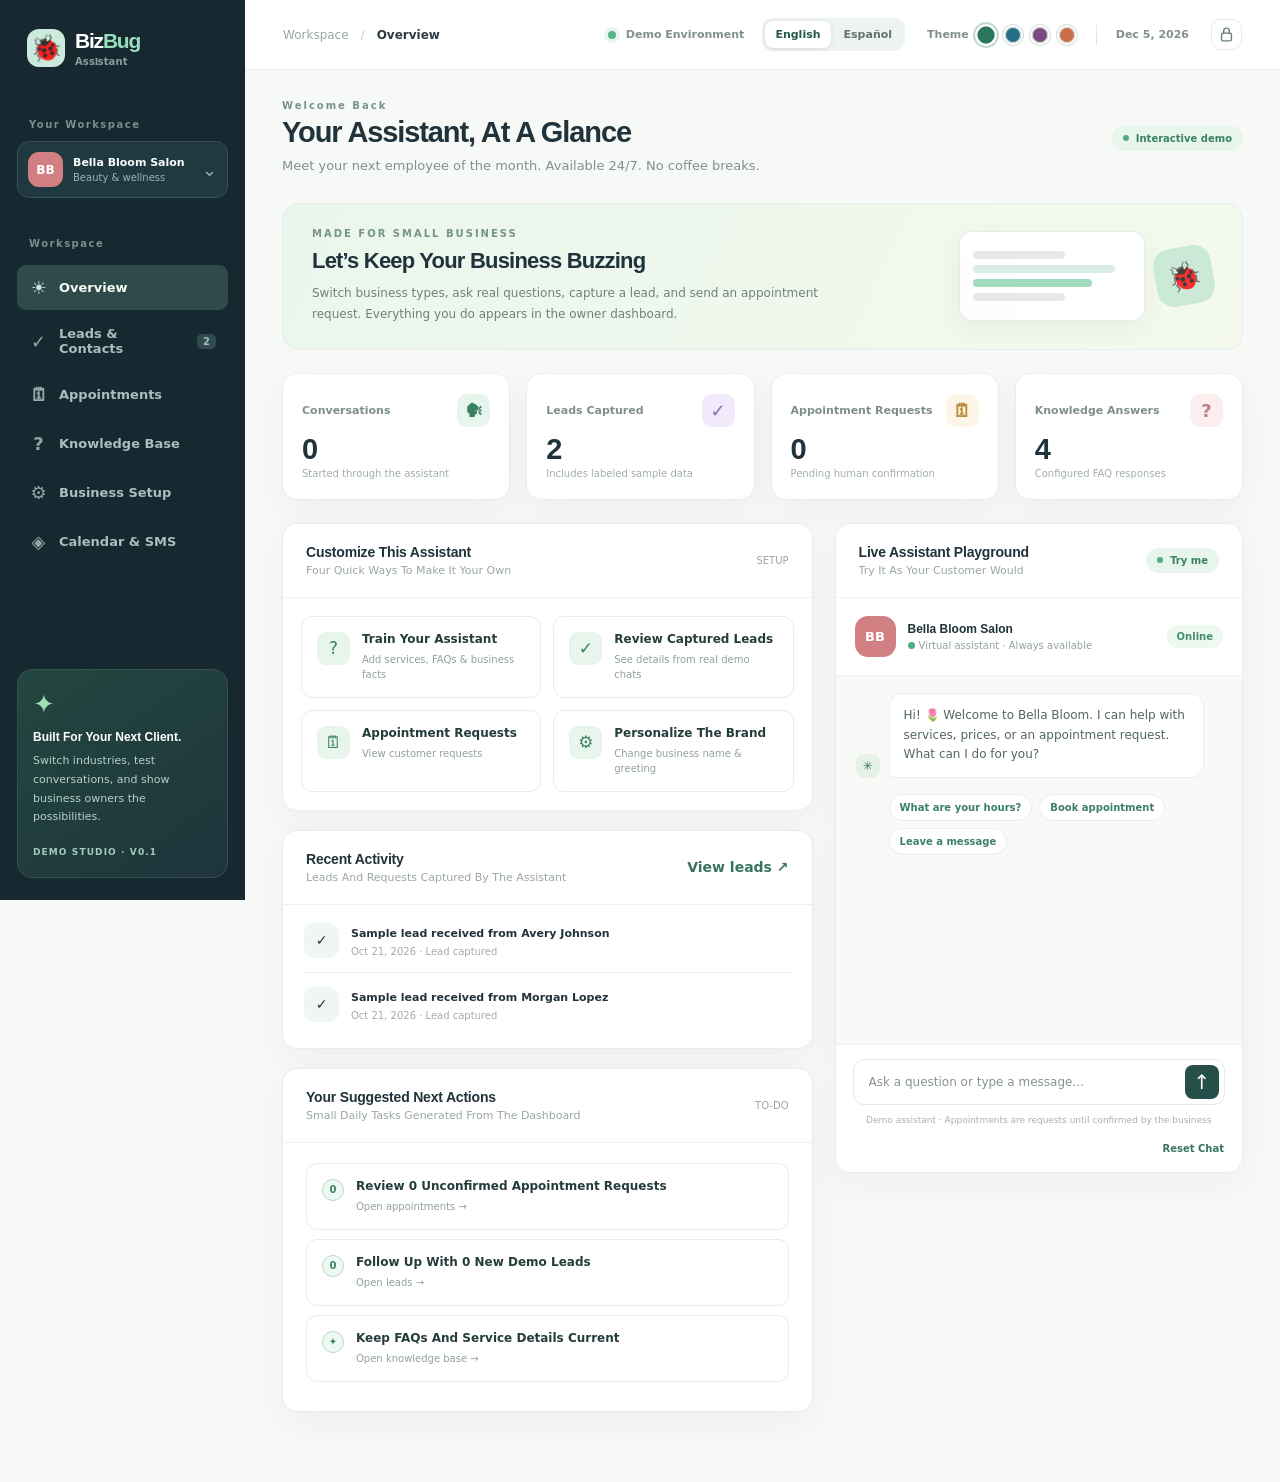
<file: index.html>
<!doctype html>
<html lang="en"><head><meta charset="utf-8"><meta name="viewport" content="width=device-width,initial-scale=1"><meta name="theme-color" content="#13252c"><meta name="description" content="BizBug: an interactive small-business assistant and demo."><title>BizBug · Assistant</title><style>

:root{--ink:#20323a;--muted:#7d8b90;--border:#e8edeb;--canvas:#f7f9f7;--mint:#e7f5ed;--green:#2a765d;--accent:#d17f83;--shadow:0 12px 36px rgba(29,52,59,.045)}*{box-sizing:border-box}html,body{height:100%;margin:0}body{font-family:'DM Sans',ui-sans-serif,system-ui,-apple-system,sans-serif;color:var(--ink);background:var(--canvas);font-size:14px}button,input,textarea,select{font:inherit}button{cursor:pointer}button:disabled{opacity:.55;cursor:not-allowed}button:focus-visible,input:focus-visible,textarea:focus-visible,select:focus-visible{outline:3px solid #8dc5b3;outline-offset:2px}
body[data-theme='fern']{--ink:#20323a;--muted:#7d8b90;--border:#e8edeb;--canvas:#f7f9f7;--mint:#e7f5ed;--green:#2a765d;--accent:#d17f83;--theme-sidebar:#162930;--theme-sidebar-2:#203840;--theme-sidebar-active:#2e4a4b;--theme-sidebar-card-1:#244640;--theme-sidebar-card-2:#1d343b;--theme-brand-soft:#ccebdc;--theme-brand-ink:#286850;--theme-button:#254f48;--theme-button-hover:#366b60;--theme-live-bg:#eaf8f0;--theme-live-ink:#45866e;--theme-ring:#8dc5b3;--theme-nav:#a8bfbd;--theme-topbar:#ffffff;--theme-panel:#ffffff}
body[data-theme='ocean']{--ink:#1d3340;--muted:#71828d;--border:#dde9ee;--canvas:#f4f9fb;--mint:#e6f2f6;--green:#266e87;--accent:#68a8c7;--theme-sidebar:#102733;--theme-sidebar-2:#173848;--theme-sidebar-active:#245268;--theme-sidebar-card-1:#1b4255;--theme-sidebar-card-2:#163646;--theme-brand-soft:#d2edf7;--theme-brand-ink:#1d6e8b;--theme-button:#23627c;--theme-button-hover:#2d7898;--theme-live-bg:#e5f4fb;--theme-live-ink:#2d718e;--theme-ring:#9ccfe3;--theme-nav:#b1cad6;--theme-topbar:#ffffff;--theme-panel:#ffffff}
body[data-theme='plum']{--ink:#31263c;--muted:#81758a;--border:#ece2f0;--canvas:#faf7fb;--mint:#f3eaf6;--green:#7b4a7e;--accent:#c98fb6;--theme-sidebar:#24162b;--theme-sidebar-2:#33203d;--theme-sidebar-active:#4b3158;--theme-sidebar-card-1:#4a2f54;--theme-sidebar-card-2:#35203e;--theme-brand-soft:#f0dff1;--theme-brand-ink:#7a4a80;--theme-button:#74487a;--theme-button-hover:#8a5890;--theme-live-bg:#f6ecf8;--theme-live-ink:#7f4f86;--theme-ring:#d8b4dc;--theme-nav:#d0bfd6;--theme-topbar:#ffffff;--theme-panel:#ffffff}
body[data-theme='sunset']{--ink:#3a2d28;--muted:#8a7c74;--border:#f0e3da;--canvas:#fff8f4;--mint:#fff0ea;--green:#c96f4a;--accent:#e2a15f;--theme-sidebar:#2f1f1a;--theme-sidebar-2:#452b24;--theme-sidebar-active:#5c3a31;--theme-sidebar-card-1:#5a382d;--theme-sidebar-card-2:#3f2821;--theme-brand-soft:#fde3d5;--theme-brand-ink:#b85a2f;--theme-button:#bb6742;--theme-button-hover:#cf7a56;--theme-live-bg:#fff0e7;--theme-live-ink:#b2613d;--theme-ring:#efc2aa;--theme-nav:#d7c1b6;--theme-topbar:#fffdfc;--theme-panel:#ffffff}
button:focus-visible,input:focus-visible,textarea:focus-visible,select:focus-visible{outline:3px solid var(--theme-ring,#8dc5b3);outline-offset:2px}
.sidebar{background:var(--theme-sidebar,#162930)}
.workspace-picker{background:var(--theme-sidebar-2,#203840)}
.workspace-avatar,.business-icon{background:var(--accent)}
.nav-link{color:var(--theme-nav,#a8bfbd)}
.nav-link:hover{background:var(--theme-sidebar-2,#203940);color:#fff}
.nav-link.active{background:var(--theme-sidebar-active,#2e4a4b);color:#f5fdf8}
.nav-count{background:color-mix(in srgb, var(--theme-sidebar-active,#304c50) 88%, white)}
.sidebar-footer{border-color:color-mix(in srgb, var(--theme-sidebar-active,#35514f) 88%, white);background:linear-gradient(145deg,var(--theme-sidebar-card-1,#244640),var(--theme-sidebar-card-2,#1d343b))}
.brand-icon{background:var(--theme-brand-soft,#ccebdc);color:var(--theme-brand-ink,#286850)}
.assistant-i{font-family:Georgia,'Times New Roman',serif;font-weight:800;letter-spacing:0}
.topbar{background:var(--theme-topbar,#fff)}
.primary-btn{background:var(--theme-button,#254f48)}
.primary-btn:hover{background:var(--theme-button-hover,#366b60)}
.secondary-btn{color:var(--theme-button,#365a53)}
.live-label{background:var(--theme-live-bg,#eaf8f0);color:var(--theme-live-ink,#45866e)}
.theme-switcher{display:flex;align-items:center;gap:7px;margin-left:12px}
.theme-label{font-size:11px;color:#80918d;font-weight:700}
.theme-dot{width:20px;height:20px;border-radius:999px;border:2px solid #fff;box-shadow:0 0 0 1px #d6e1dc inset, 0 0 0 1px #d6e1dc;background:var(--sw,#2a765d);padding:0}
.theme-dot[data-theme-set='fern']{--sw:#2a765d}.theme-dot[data-theme-set='ocean']{--sw:#266e87}.theme-dot[data-theme-set='plum']{--sw:#7b4a7e}.theme-dot[data-theme-set='sunset']{--sw:#c96f4a}
.theme-dot.active{transform:scale(1.08);box-shadow:0 0 0 2px color-mix(in srgb, var(--sw,#2a765d) 28%, white), 0 0 0 1px color-mix(in srgb, var(--sw,#2a765d) 85%, black)}
.theme-card{display:flex;gap:10px;flex-wrap:wrap;margin-top:10px}.theme-pill{display:flex;align-items:center;gap:8px;border:1px solid var(--border);background:#fff;border-radius:999px;padding:9px 12px;cursor:pointer;color:var(--ink)}.theme-pill.active{border-color:var(--green);background:var(--mint)}.theme-pill-swatch{width:16px;height:16px;border-radius:999px;background:var(--sw,#2a765d);box-shadow:inset 0 0 0 1px rgba(0,0,0,.08)}
@media (max-width:1100px){.theme-label{display:none}}
.hidden{display:none!important}.shell{display:flex;min-height:100vh}.sidebar{width:245px;flex-shrink:0;background:#162930;color:#c5d6d4;display:flex;flex-direction:column;padding:29px 17px 22px;position:sticky;top:0;height:100vh;z-index:4}.brand{display:flex;gap:10px;align-items:center;text-decoration:none;color:white;padding:0 10px}.brand-icon{display:grid;place-items:center;background:#ccebdc;color:#286850;width:38px;height:38px;border-radius:12px;font-size:26px;font-weight:800}.brand b{font-family:Manrope,sans-serif;font-size:21px;letter-spacing:-1.2px;line-height:1.1}.brand-ai{color:#9addbc}.brand small{font-size:8px;font-weight:800;letter-spacing:1.9px;display:block;color:#879f9f;margin-top:4px}.workspace-label,.nav-label{font-size:10px;letter-spacing:1.5px;color:#75918f;font-weight:800;padding:0 12px}.workspace-label{margin-top:52px;margin-bottom:11px}.workspace-picker{position:relative;width:100%;border:1px solid #385159;border-radius:12px;background:#203840;padding:10px;display:flex;align-items:center;gap:10px;text-align:left;color:white}.workspace-avatar,.business-icon{display:grid;place-items:center;background:var(--accent);color:white;border-radius:11px;font-weight:800;flex-shrink:0}.workspace-avatar{width:35px;height:35px;font-size:12px}.workspace-data{min-width:0;flex:1}.workspace-data b{font-size:11px;display:block;white-space:nowrap;overflow:hidden;text-overflow:ellipsis}.workspace-data small{font-size:10px;display:block;color:#9db3b6;margin-top:3px}.chev{font-size:18px;color:#94aeb0}.workspace-menu{position:absolute;left:17px;right:17px;top:195px;background:white;border:1px solid #dde6e1;border-radius:13px;box-shadow:0 24px 55px #061a2059;z-index:10;color:#213038;padding:8px}.workspace-option{width:100%;display:flex;align-items:center;text-align:left;gap:9px;border:0;padding:10px;border-radius:8px;background:none;color:inherit}.workspace-option:hover{background:#f1f5f3}.workspace-option .business-icon{width:32px;height:32px;font-size:11px}.workspace-option span b,.workspace-option span small{display:block}.workspace-option span b{font-size:12px}.workspace-option span small{font-size:10px;color:#849293;margin-top:3px}.nav-label{margin-top:40px;margin-bottom:16px}nav{display:flex;flex-direction:column;gap:4px}.nav-link{background:transparent;color:#a8bfbd;border:0;display:flex;align-items:center;gap:11px;padding:12px;border-radius:9px;font-weight:600;font-size:13px;text-align:left}.nav-link:hover{background:#203940;color:#fff}.nav-link.active{background:#2e4a4b;color:#f5fdf8}.nav-glyph{font-size:18px;width:19px;text-align:center;opacity:.85}.nav-count{margin-left:auto;border-radius:5px;background:#304c50;padding:2px 6px;font-size:10px}.sidebar-footer{margin-top:auto;border:1px solid #35514f;border-radius:15px;background:linear-gradient(145deg,#244640,#1d343b);padding:19px 15px}.sidebar-sparkle{font-size:26px;color:#a1dfaf;margin-bottom:9px}.sidebar-footer b{color:white;font-family:Manrope,sans-serif;font-size:12px}.sidebar-footer p{font-size:11px;line-height:1.7;color:#b6d1c7;margin:8px 0 15px}.footer-version{font-size:9px;color:#a5cbba;letter-spacing:1.1px;font-weight:700}.main{min-width:0;flex:1}.topbar{height:70px;display:flex;align-items:center;justify-content:space-between;background:white;border-bottom:1px solid var(--border);padding:0 38px}.crumb{color:#98a7a5;font-size:12px;display:flex;gap:12px}.crumb b{color:#2d3b43}.sep{color:#c9d1d0}.top-right{display:flex;align-items:center;gap:10px;color:#80918d;font-size:11px;font-weight:600}.status-pip{background:#58b58c;border-radius:50%;height:8px;width:8px;box-shadow:0 0 0 4px #e7f7eb}.top-divider{height:20px;width:1px;background:#e1e7e4;margin:0 9px}.icon-button{border:1px solid #e7ebe8;background:white;border-radius:9px;color:#688079;width:31px;height:31px;margin-left:12px}.page-content{max-width:1540px;margin:auto;padding:30px 37px 70px}.loading-content{padding:70px;color:#84938f}.eyebrow{color:#77948b;letter-spacing:2px;text-transform:uppercase;font-size:10px;font-weight:800}.page-title{font-size:29px;margin:5px 0 7px;letter-spacing:-1.1px;font-family:Manrope,sans-serif;font-weight:800}.page-subtitle{color:#81908e;font-size:13px;line-height:1.6;margin:0}.page-heading{display:flex;justify-content:space-between;gap:20px;align-items:center;margin-bottom:26px}.primary-btn{border:0;background:#254f48;color:white;border-radius:9px;min-height:40px;padding:0 17px;font-size:12px;font-weight:800;transition:background .2s}.primary-btn:hover{background:#366b60}.secondary-btn{border:1px solid #dfe8e3;background:white;color:#365a53;border-radius:9px;min-height:37px;padding:0 14px;font-size:12px;font-weight:700}.secondary-btn:hover{background:#f1f7f4}.small-btn{min-height:31px;padding:0 12px;font-size:11px}.inline-btn{background:none;border:0;color:#387360;font-weight:800;padding:4px 0}.live-label{display:inline-flex;gap:7px;align-items:center;font-size:10px;font-weight:800;background:#eaf8f0;color:#45866e;border-radius:30px;padding:7px 11px}.live-label:before{content:'';width:6px;height:6px;background:#54ad7c;border-radius:50%}.top-hero{display:flex;justify-content:space-between;align-items:center;gap:28px;background:linear-gradient(115deg,#eaf6ed,#f2f7ee 50%,#f7f5ec);border:1px solid #e1eae1;border-radius:17px;padding:24px 29px;margin-bottom:23px;overflow:hidden;position:relative}.top-hero .hero-text{max-width:520px;z-index:1}.top-hero h2{margin:9px 0;font-family:Manrope,sans-serif;font-size:22px;letter-spacing:-.8px}.top-hero p{font-size:12px;line-height:1.75;color:#6f817b;margin:0}.hero-art{display:flex;align-items:center;gap:10px;opacity:.92}.art-chat{background:#fff;padding:13px;border-radius:13px;border:1px solid #dfede6;box-shadow:0 8px 24px #315b4110;width:186px}.art-bubble{height:8px;background:#d8ede4;width:90%;border-radius:5px;margin:6px 0}.art-bubble.short{width:58%;background:#e6e9eb}.art-bubble.answer{background:#9cd8b8;width:75%}.art-circle{width:58px;height:58px;border-radius:17px;background:#c7e8d4;display:grid;place-items:center;font-size:28px;color:#41775b;transform:rotate(-10deg)}.stats-grid{display:grid;grid-template-columns:repeat(4,1fr);gap:16px;margin-bottom:23px}.metric-card,.panel{background:#fff;border:1px solid var(--border);box-shadow:var(--shadow);border-radius:15px}.metric-card{padding:20px 19px}.metric-top{display:flex;align-items:center;justify-content:space-between;color:#7e8f8b;font-size:11px;font-weight:700}.metric-icon{width:33px;height:33px;border-radius:10px;display:grid;place-items:center;background:#e8f5ed;color:#3c8064;font-size:18px}.metric-icon.lilac{background:#f0eafa;color:#8370af}.metric-icon.cream{background:#fdf5e6;color:#ba8f42}.metric-icon.pink{background:#faeeee;color:#be808a}.metric-value{font-family:Manrope,sans-serif;font-size:29px;font-weight:800;letter-spacing:-1px;margin:6px 0 2px}.metric-caption{color:#a0aea9;font-size:10px}.main-grid{display:grid;grid-template-columns:minmax(0,1.13fr) minmax(360px,.87fr);gap:22px;align-items:start}.panel-titlebar{display:flex;align-items:center;justify-content:space-between;padding:20px 23px;border-bottom:1px solid #edf0ee;gap:14px}.panel-titlebar h3{font-family:Manrope,sans-serif;font-size:14px;margin:0;letter-spacing:-.2px}.panel-titlebar p{margin:4px 0 0;color:#9aa7a2;font-size:11px}.action-grid{display:grid;grid-template-columns:1fr 1fr;gap:12px;padding:18px}.action-card{border:1px solid #e7ede9;border-radius:11px;background:#fff;padding:15px;text-align:left;display:flex;gap:12px;align-items:flex-start;color:#243d3b}.action-card:hover{border-color:#a9d6c0;background:#fbfffc}.action-icon{width:33px;height:33px;border-radius:9px;display:grid;place-items:center;background:#edf7f1;font-size:17px;flex-shrink:0}.action-card b{font-size:12px;display:block}.action-card small{display:block;color:#90a19b;font-size:10px;line-height:1.5;margin-top:6px}.activity-list{padding:4px 20px 12px}.activity{display:flex;gap:12px;padding:14px 1px;border-bottom:1px solid #f2f3f1}.activity:last-child{border-bottom:0}.activity-symbol{background:#f0f7f2;border-radius:10px;width:35px;height:35px;display:grid;place-items:center;flex-shrink:0}.activity-details{flex:1;min-width:0}.activity-details b{display:block;font-size:11px;margin-top:3px;line-height:1.5}.activity-details small{display:block;font-size:10px;color:#a0aca8;margin-top:4px}.section-space{height:19px}.panel-body{padding:20px 23px}.guide-line{display:flex;gap:11px;padding:10px 0;align-items:flex-start;font-size:11px;color:#788b83;line-height:1.5}.guide-dot{border:1px solid #b7d8c6;background:#eff9f3;color:#398462;border-radius:50%;width:22px;height:22px;flex-shrink:0;display:grid;place-items:center;font-size:10px;font-weight:800}.chat-panel{overflow:hidden}.chat-meta{display:flex;gap:7px;align-items:center;color:#93a19d;font-size:10px}.chat-header{padding:18px 19px;display:flex;align-items:center;gap:12px;background:#fff}.chat-avatar{height:41px;width:41px;border-radius:13px;background:var(--accent);display:grid;place-items:center;color:white;font-weight:800;font-size:13px;flex-shrink:0}.chat-header strong{font-family:Manrope,sans-serif;display:block;font-size:12px}.chat-header small{display:block;color:#93a29f;font-size:10px;margin-top:4px}.online-pip{width:7px;height:7px;border-radius:50%;background:#4caf80;display:inline-block;margin-right:4px}.chat-status{margin-left:auto;background:#edf8f1;color:#448d6d;border-radius:20px;font-size:10px;padding:6px 10px;font-weight:700}.chat-surface{background:#f9faf8;padding:17px 20px 10px;height:370px;overflow-y:auto;border-top:1px solid #f1f2f0;border-bottom:1px solid #eef0ee}.msg-row{display:flex;gap:9px;margin-bottom:16px;align-items:flex-end}.msg-row.user{justify-content:flex-end}.msg-avatar{width:24px;height:24px;background:#e5f0e7;color:#38745c;border-radius:8px;display:grid;place-items:center;flex-shrink:0;font-size:12px}.bubble{padding:12px 14px;border-radius:13px 13px 13px 3px;background:white;border:1px solid #e9eeea;color:#526660;font-size:12px;line-height:1.65;max-width:86%;overflow-wrap:anywhere}.msg-row.user .bubble{background:#2d5950;color:white;border-color:#2d5950;border-radius:13px 13px 3px 13px}.chat-options{display:flex;flex-wrap:wrap;gap:7px;margin:0 0 13px 33px}.quick-chip{border:1px solid #cfdfd8;background:#fff;color:#3f7b64;border-radius:20px;padding:7px 10px;font-size:10px;font-weight:800;text-align:left}.quick-chip:hover{background:#e8f5ec}.chat-compose{padding:14px 17px;background:#fff}.compose-wrap{display:flex;border:1px solid #e1eae4;background:#fff;border-radius:11px;padding:5px 5px 5px 13px;align-items:center;gap:9px}.compose-wrap input{border:0;outline:none!important;flex:1;min-width:0;font-size:12px;color:#243c38;height:34px}.send-btn{width:34px;height:34px;border:0;background:#2e6254;color:#fff;border-radius:8px;font-size:20px}.chat-disclaimer{font-size:9px;color:#a7b1ac;text-align:center;margin-top:10px}.chat-controls{display:flex;align-items:center;justify-content:space-between;padding:0 18px 14px;color:#90a39c;font-size:10px}.chat-controls button{font-size:10px}.empty{padding:30px;color:#91a19a;text-align:center;font-size:12px}.data-table{width:100%;border-collapse:collapse;font-size:12px}.data-table th{text-transform:uppercase;color:#93a39b;letter-spacing:1px;font-size:10px;font-weight:800;text-align:left;padding:14px 20px;border-bottom:1px solid #ebf0ed}.data-table td{border-bottom:1px solid #edf2ef;padding:16px 20px;color:#4f635e;vertical-align:middle}.data-table tr:last-child td{border-bottom:0}.data-table td b{color:#253d39;display:block}.data-table td small{display:block;margin-top:5px;color:#a0aca7}.pill{display:inline-block;background:#f2f5ef;color:#7e9185;padding:5px 9px;border-radius:12px;font-size:10px;font-weight:800;white-space:nowrap}.pill.new{background:#eaf7ed;color:#52906b}.pill.pending{background:#fff5e7;color:#a67d3b}.table-overflow{overflow:auto}.two-col-form{display:grid;grid-template-columns:1fr 1fr;gap:16px}.field{display:flex;flex-direction:column;gap:7px;margin-bottom:17px}.field label{font-size:11px;font-weight:800;color:#5e716b}.field input,.field textarea,.field select{width:100%;border:1px solid #e0e8e3;border-radius:9px;padding:11px 12px;background:white;color:#283c38;font-size:12px;outline:none}.field textarea{resize:vertical;min-height:100px;line-height:1.6}.field input:focus,.field textarea:focus{border-color:#87b9a0;box-shadow:0 0 0 3px #e8f5ec}.info-strip{padding:13px 15px;background:#f0f7f2;border:1px solid #dcebe0;border-radius:11px;color:#587d67;font-size:11px;line-height:1.55;margin-bottom:18px}.info-strip.warning{background:#fff8ef;border-color:#f1e4ce;color:#987443}.faq-card{padding:20px 22px;border-bottom:1px solid #edf1ed}.faq-card:last-child{border-bottom:0}.faq-card b{font-size:12px}.faq-card p{color:#71867d;font-size:12px;line-height:1.7;margin:9px 0}.faq-card small{color:#a7b4aa}.knowledge-grid{display:grid;grid-template-columns:1fr .75fr;gap:20px}.code-snippet{background:#182e33;color:#b4e2ca;padding:17px;border-radius:11px;overflow:auto;white-space:pre;font-size:11px;line-height:1.7}.preview-note{display:flex;align-items:center;gap:9px;background:#fff7e7;color:#a47731;padding:12px 14px;font-size:11px;border:1px solid #f1e8d4;border-radius:9px;margin-top:15px}.modal-backdrop{position:fixed;inset:0;background:#112c31a9;display:grid;place-items:center;z-index:20;padding:20px}.modal{width:min(560px,100%);border-radius:17px;background:white;box-shadow:0 30px 100px #122b3652;max-height:90vh;overflow:auto}.modal h3{font-family:Manrope,sans-serif;font-size:20px;margin:0}.modal-header{display:flex;align-items:center;justify-content:space-between;padding:24px 24px 13px}.modal-close{background:#f3f6f4;border:0;border-radius:7px;width:29px;height:29px}.modal-body{padding:0 24px 24px}.modal-buttons{display:flex;justify-content:flex-end;gap:10px;margin-top:8px}.toast{position:fixed;bottom:24px;right:25px;z-index:50;background:#203f3c;color:white;border-radius:10px;box-shadow:0 16px 40px #17302944;padding:13px 18px;font-size:12px;font-weight:600;display:none;max-width:360px}.toast.show{display:block}.mono{font-family:ui-monospace,SFMono-Regular,Menlo,monospace}.tab-strip{display:flex;gap:8px;flex-wrap:wrap}.micro{color:#97a6a0;font-size:10px}.column-stack{display:flex;flex-direction:column;gap:19px}@media(max-width:1180px){.stats-grid{grid-template-columns:repeat(2,1fr)}.main-grid{grid-template-columns:1fr}.chat-panel{max-width:700px}.hero-art{display:none}}@media(max-width:800px){.sidebar{width:70px;padding:22px 9px}.brand{padding:0;justify-content:center}.brand>div:last-child,.workspace-label,.workspace-picker .workspace-data,.workspace-picker .chev,.nav-label,.nav-link:not(.active) .nav-count,.sidebar-footer,.nav-link{font-size:0}.workspace-picker{padding:8px;justify-content:center;margin-top:33px}.nav-link{justify-content:center;padding:13px}.nav-glyph{font-size:20px}.sidebar nav{margin-top:26px}.workspace-menu{left:60px;right:auto;top:85px;width:215px}.topbar{padding:0 20px}.page-content{padding:25px 20px}.top-right #today-date,.top-divider{display:none}}@media(max-width:560px){.sidebar{width:53px;padding:17px 5px}.brand-icon{width:32px;height:32px;font-size:21px}.workspace-avatar{width:30px;height:30px}.workspace-picker{padding:5px}.page-content{padding:22px 13px}.topbar{height:56px;padding:0 13px}.top-right{font-size:10px}.page-title{font-size:23px}.page-heading{align-items:flex-start;flex-wrap:wrap}.stats-grid{gap:9px}.metric-card{padding:14px 12px}.metric-value{font-size:23px}.top-hero{padding:20px}.top-hero h2{font-size:18px}.action-grid{grid-template-columns:1fr}.two-col-form,.knowledge-grid{grid-template-columns:1fr}.panel-titlebar{padding:16px}.data-table td,.data-table th{padding:12px}.chat-surface{height:340px}.sidebar nav{gap:7px}}

/* Compact, icon-only navigation on phones. */
@media(max-width:800px){
 .sidebar .brand>div:last-child,.sidebar .workspace-data,.sidebar .chev,.sidebar .workspace-label,.sidebar .nav-label,.sidebar .sidebar-footer{display:none}
 .sidebar .workspace-picker{margin-top:45px}
 .sidebar nav{margin-top:29px}
 .sidebar .nav-link{font-size:0;line-height:1}
 .sidebar .nav-link .nav-glyph{font-size:20px}
}
@media(max-width:560px){
 .top-right>span:not(.status-pip){display:none}
 .top-right .icon-button{margin-left:4px}
 .topbar .crumb{font-size:11px;gap:6px}
}

/* BizBug subtitle: distinct slab-serif capital I, visually joined to the word. */
.brand small{font-family:'DM Sans',ui-sans-serif,system-ui,sans-serif;font-size:10px;font-weight:800;letter-spacing:.12px;text-transform:none;white-space:nowrap;}
.assistant-i{font-family:Georgia,'Times New Roman',serif;font-size:1.03em;font-weight:900;letter-spacing:-.3px;margin-left:-.055em;margin-right:-.055em;font-kerning:normal;vertical-align:baseline;}
/* The form needs extra room in the right column after the card swap. */
.settings-grid{grid-template-columns:minmax(270px,.79fr) minmax(0,1.21fr);align-items:start;}
/* Capitalize headings and UI title labels, never paragraph copy or customer-entered FAQ text. */
.page-title,.eyebrow,.top-hero h2,.panel-titlebar h3,.panel-titlebar p,.metric-top>span:first-child,.action-card b,.nav-link,.workspace-label,.nav-label,.field label,.chat-header strong,.sidebar-footer b,.crumb b,.modal-header h3{text-transform:capitalize;}
.brand small{text-transform:none;}
@media(max-width:1180px){.settings-grid{grid-template-columns:1fr;}}


/* Keep the customer chat composer legible in browsers using dark-mode form controls.
   Text may still be entered when those controls are auto-darkened, but can appear invisible. */
#chat-input{
  display:block;
  width:100%;
  min-width:0;
  background-color:#ffffff !important;
  color:#243c38 !important;
  -webkit-text-fill-color:#243c38 !important;
  caret-color:#2e6254;
  color-scheme:light;
  opacity:1;
  appearance:none;
  -webkit-appearance:none;
}
#chat-input::placeholder{
  color:#86948d !important;
  -webkit-text-fill-color:#86948d !important;
  opacity:1;
}
.compose-wrap:focus-within{
  border-color:#78a994;
  box-shadow:0 0 0 3px #e5f2e9;
}

/* v0.6: reliable theme palettes, including the sidebar, buttons and hero colors. */
body[data-theme="fern"]{--ink:#20323a;--canvas:#f7f9f7;--border:#e8edeb;--mint:#e7f5ed;--green:#2a765d;--theme-sidebar:#162930;--theme-sidebar-active:#2e4a4b;--theme-button:#254f48;--theme-highlight:#eaf6ed;--theme-ink:#3c8064;--theme-hero-2:#f4f9ec}
body[data-theme="ocean"]{--ink:#1d3340;--canvas:#edf7fb;--border:#d7e8ef;--mint:#dcf0f8;--green:#166e90;--theme-sidebar:#102c41;--theme-sidebar-active:#245e7c;--theme-button:#146b90;--theme-highlight:#d7eff9;--theme-ink:#226f93;--theme-hero-2:#effaff}
body[data-theme="plum"]{--ink:#37273e;--canvas:#faf2fc;--border:#e9daef;--mint:#f1e1f5;--green:#875196;--theme-sidebar:#2c1938;--theme-sidebar-active:#593765;--theme-button:#7d408b;--theme-highlight:#f2ddf5;--theme-ink:#895195;--theme-hero-2:#fff4fa}
body[data-theme="sunset"]{--ink:#43302a;--canvas:#fff6ed;--border:#f0e0d3;--mint:#fce8db;--green:#b45a35;--theme-sidebar:#38241d;--theme-sidebar-active:#624236;--theme-button:#b65c36;--theme-highlight:#fee4d5;--theme-ink:#b75f3c;--theme-hero-2:#fff6e8}
body[data-theme] .sidebar{background:var(--theme-sidebar)!important}
body[data-theme] .nav-link.active{background:var(--theme-sidebar-active)!important}
body[data-theme] .primary-btn,body[data-theme] .send-btn{background:var(--theme-button)!important}
body[data-theme] .top-hero{background:linear-gradient(115deg,var(--theme-highlight),var(--theme-hero-2))!important;border-color:var(--border)!important}
body[data-theme] .metric-icon:not(.lilac):not(.cream):not(.pink),body[data-theme] .action-icon{background:var(--mint)!important;color:var(--theme-ink)!important}
body[data-theme] .topbar{background:white}
body[data-theme] .quick-chip{color:var(--theme-ink);border-color:var(--border)}
body[data-theme] .msg-row.user .bubble{background:var(--theme-button);border-color:var(--theme-button)}
body[data-theme] .live-label{background:var(--mint);color:var(--theme-ink)}
.settings-layout{display:flex;flex-direction:column;gap:20px;min-width:0}
.settings-layout>.panel:first-child{width:100%}
.settings-support-grid{display:grid;grid-template-columns:1fr 1fr;gap:20px;align-items:start}
.settings-layout .theme-card{display:flex;flex-wrap:wrap;gap:12px;margin-top:15px}
.settings-layout .theme-pill{min-width:108px;justify-content:center}
.locale-switcher{display:flex;gap:3px;padding:3px;background:#edf3ef;border-radius:11px;margin-left:8px}
.locale-switcher button{border:0;background:transparent;color:#60736c;font-size:11px;font-weight:700;border-radius:8px;padding:7px 10px;white-space:nowrap}
.locale-switcher button.active{background:#fff;color:#275b48;box-shadow:0 1px 5px #10261a1a}
.icon-button svg{display:block;margin:auto}
@media(max-width:1100px){.settings-support-grid{grid-template-columns:1fr}.topbar .theme-label{display:none}}
@media(max-width:750px){.top-right{gap:5px}.locale-switcher{margin-left:0}.locale-switcher button{padding:6px 7px;font-size:10px}.theme-switcher{margin-left:2px;gap:3px}.theme-dot{width:16px;height:16px}.topbar .top-right .status-pip{display:none}}
@media(max-width:500px){.theme-switcher{display:none}.topbar .top-right{gap:3px}.locale-switcher button{padding:5px}}

/* iPhone document viewers may forbid scripts or local storage. Never leave an
   endless loading screen when this happens. Real initialization hides the hint. */
.startup-loading{margin:0 0 12px}
.startup-fallback{margin:20px auto;max-width:490px;padding:16px;border:1px solid #dbe9e2;border-radius:12px;background:#fff;color:#4d625a;font-size:13px;line-height:1.6;text-align:left;opacity:1}
.startup-fallback strong{font-size:14px;color:#204338}
.startup-fallback p{margin:8px 0 0}
.startup-error{margin:32px auto;padding:20px;border:1px solid #e5d6c9;border-radius:12px;background:#fff7ef;color:#694d36;max-width:570px;line-height:1.6}
.bizbug-ready .startup-fallback{display:none!important}
@keyframes show-iOS-help{from{opacity:0;visibility:hidden}to{opacity:1;visibility:visible}}
</style></head><body>
<div id="app" class="shell">
  <aside class="sidebar">
    <a class="brand" href="/"><div class="brand-icon">🐞</div><div><b>Biz<span class="brand-ai">Bug</span></b><small>Ass<span class="assistant-i">I</span>stant</small></div></a>
    <div class="workspace-label">Your Workspace</div>
    <button class="workspace-picker" id="workspace-picker" type="button"><span class="workspace-avatar" id="side-avatar">BB</span><span class="workspace-data"><b id="side-name">Bella Bloom Salon</b><small id="side-type">Beauty & wellness</small></span><span class="chev">⌄</span></button>
    <div id="workspace-menu" class="workspace-menu hidden"></div>
    <div class="nav-label">Workspace</div>
    <nav aria-label="Main navigation">
      <button class="nav-link active" data-page="overview"><span class="nav-glyph">☀</span>Overview</button>
      <button class="nav-link" data-page="leads"><span class="nav-glyph">✓</span>Leads & Contacts <span class="nav-count" id="nav-lead-count">0</span></button>
      <button class="nav-link" data-page="appointments"><span class="nav-glyph">🗓</span>Appointments</button>
      <button class="nav-link" data-page="knowledge"><span class="nav-glyph">?</span>Knowledge Base</button>
      <button class="nav-link" data-page="settings"><span class="nav-glyph">⚙</span>Business Setup</button>
      <button class="nav-link" data-page="integrations"><span class="nav-glyph">◈</span>Calendar & SMS</button>
    </nav>
    <div class="sidebar-footer"><div class="sidebar-sparkle">✦</div><b>Built for your next client.</b><p>Switch industries, test conversations, and show business owners the possibilities.</p><span class="footer-version">DEMO STUDIO · V0.1</span></div>
  </aside>
  <main class="main">
    <header class="topbar"><div class="crumb"><span>Workspace</span><span class="sep">/</span><b id="breadcrumb">Overview</b></div><div class="top-right"><span class="status-pip"></span><span>Demo Environment</span><div class="locale-switcher" role="group" aria-label="App Language"><button type="button" data-ui-language="en" aria-pressed="true">English</button><button type="button" data-ui-language="es" aria-pressed="false">Español</button></div><div class="theme-switcher" aria-label="Choose demo theme"><span class="theme-label">Theme</span><button class="theme-dot" type="button" data-theme-set="fern" title="Fern"></button><button class="theme-dot" type="button" data-theme-set="ocean" title="Ocean"></button><button class="theme-dot" type="button" data-theme-set="plum" title="Plum"></button><button class="theme-dot" type="button" data-theme-set="sunset" title="Sunset"></button></div><span class="top-divider"></span><span id="today-date"></span><button id="admin-access" class="icon-button" aria-label="Administrative Access" title="Administrative Access"><svg aria-hidden="true" width="17" height="17" viewBox="0 0 24 24" fill="none" stroke="currentColor" stroke-width="2" stroke-linecap="round" stroke-linejoin="round"><rect x="5" y="10" width="14" height="11" rx="2"/><path d="M8 10V7a4 4 0 0 1 8 0v3"/></svg></button></div></header>
    <div class="page-content" id="page-content"><div class="loading-content"><p class="startup-loading">Loading Assistant...</p><div class="startup-fallback"><strong>Viewing BizBug On An iPhone?</strong><p>This document preview may block interactive JavaScript. The dashboard, chat, and theme buttons require a full web browser. Open the live, hosted BizBug website in Safari to use the interactive demo.</p><p>A downloaded HTML file may not run inside iPhone Files, Quick Look, or the ChatGPT file preview.</p></div><noscript><div class="startup-error"><strong>JavaScript Is Disabled In This Preview</strong><p>BizBug is an interactive web application. Use a Safari browser tab with JavaScript enabled and an HTTPS-hosted copy.</p></div></noscript></div></div>
  </main>
</div>
<div class="toast" id="toast" aria-live="polite"></div>

<script>/* LocalStorage demo API: runs the BizBug interface in one offline HTML file.
   All leads & requests are saved on this computer only. No external integrations.
*/
(function(){
 'use strict';
 const seed={"businesses": [{"id": "bloom", "name": "Bella Bloom Salon", "category": "Beauty & wellness", "initials": "BB", "accent": "#d17f83", "tagline": "A little lovely goes a long way.", "email": "hello@bellabloom.example", "hours": "Tue–Sat, 9 AM–6 PM", "location": "Charleston, SC", "greeting": "Hi! 🌷 Welcome to Bella Bloom. I can help with services, prices, or an appointment request. What can I do for you?", "greeting_es": "¡Hola! 🌷 Bienvenido a Bella Bloom. Puedo ayudarte con servicios, precios o solicitar una cita. ¿En qué te ayudo?", "services": ["Women’s haircut", "Color consultation", "Balayage", "Blowout"], "knowledge": "We welcome new clients. Please allow 24 hours for cancellations. A stylist will confirm all appointment requests."}, {"id": "hvac", "name": "Palmetto Heating & Air", "category": "Home services", "initials": "PH", "accent": "#428e9a", "tagline": "Comfort is our craft.", "email": "service@palmetto.example", "hours": "Mon–Fri, 8 AM–6 PM", "location": "Charleston, SC", "greeting": "Hey there! 👋 I’m the Palmetto virtual assistant. Need HVAC service, an estimate, or help with an existing appointment?", "greeting_es": "¡Hola! 👋 Soy el asistente virtual de Palmetto. ¿Necesitas servicio de aire acondicionado, un presupuesto o ayuda con una cita?", "services": ["AC repair", "HVAC tune-up", "New system estimate", "Heating inspection"], "knowledge": "Technicians contact customers before arriving. No repair price is guaranteed before inspection. Emergency appointments must be confirmed by staff."}, {"id": "auto", "name": "Harbor Auto Care", "category": "Automotive", "initials": "HA", "accent": "#647cb4", "tagline": "Good people. Better miles.", "email": "desk@harborauto.example", "hours": "Mon–Sat, 8 AM–5 PM", "location": "North Charleston, SC", "greeting": "Welcome to Harbor Auto Care! 🚗 Ask about maintenance, pricing, or request a service appointment.", "greeting_es": "¡Bienvenido a Harbor Auto Care! 🚗 Pregunta sobre mantenimiento, precios o solicita una cita.", "services": ["Oil change", "Brake inspection", "Check engine light", "Tire rotation"], "knowledge": "Please bring vehicle year, make, model and mileage. Appointments are requests until our service advisor confirms them."}, {"id": "realty", "name": "Coastal Key Realty", "category": "Real estate", "initials": "CK", "accent": "#ae8b56", "tagline": "Find the place you belong.", "email": "team@coastalkey.example", "hours": "Mon–Fri, 9 AM–5 PM", "location": "Charleston, SC", "greeting": "Welcome to Coastal Key Realty! 🏡 Looking to buy, sell, or schedule a consultation?", "greeting_es": "¡Bienvenido a Coastal Key Realty! 🏡 ¿Buscas comprar, vender o programar una consulta?", "services": ["Buyer consultation", "Seller consultation", "Property tour request", "Home valuation call"], "knowledge": "The assistant never promises listings are available or provides binding real-estate advice. Agents confirm all showings and disclosures."}], "faqs": {"bloom": [{"id": 1, "business_id": "bloom", "question": "What are your hours?", "answer": "We’re open Tuesday through Saturday, 9 AM to 6 PM.", "answer_es": "Abrimos de martes a sábado, de 9 a. m. a 6 p. m.", "keywords": "hours open horario"}, {"id": 2, "business_id": "bloom", "question": "How much is a haircut?", "answer": "Women’s haircuts start at $55. Final pricing depends on hair length and styling.", "answer_es": "Los cortes de cabello para mujer comienzan desde $55. El precio final varía.", "keywords": "price haircut cost cut precio corte"}, {"id": 3, "business_id": "bloom", "question": "Do you offer balayage?", "answer": "Yes! Balayage appointments start with a consultation so we can plan the perfect color.", "answer_es": "¡Sí! El balayage comienza con una consulta de color.", "keywords": "balayage color highlights luces mechas"}, {"id": 4, "business_id": "bloom", "question": "Where are you located?", "answer": "We’re located in Charleston, South Carolina. Contact us for the exact address.", "answer_es": "Estamos en Charleston, Carolina del Sur. Escríbenos para la dirección exacta.", "keywords": "where address location donde direccion ubicación"}], "hvac": [{"id": 1, "business_id": "hvac", "question": "Do you offer emergency AC repair?", "answer": "We handle urgent AC problems. Leave your contact details and our team can follow up about availability. This demo does not dispatch technicians.", "answer_es": "Atendemos problemas urgentes de aire acondicionado. Déjanos tus datos y nuestro equipo te contactará.", "keywords": "emergency urgent broken ac repair emergencia aire reparación"}, {"id": 2, "business_id": "hvac", "question": "How much is a service call?", "answer": "A standard diagnostic visit starts at $89. Parts and repairs are quoted separately.", "answer_es": "Una visita de diagnóstico estándar comienza en $89. Los repuestos se cotizan aparte.", "keywords": "price cost diagnostic fee precio costo visita"}, {"id": 3, "business_id": "hvac", "question": "What areas do you service?", "answer": "We serve the greater Charleston area, including Goose Creek, Summerville, and Mount Pleasant.", "answer_es": "Atendemos Charleston, Goose Creek, Summerville y Mount Pleasant.", "keywords": "area location serve service zona localidad"}, {"id": 4, "business_id": "hvac", "question": "Do you offer maintenance?", "answer": "Yes. Seasonal HVAC tune-ups are available. Request an appointment and our team will confirm it.", "answer_es": "Sí. Ofrecemos mantenimiento estacional. Solicita una cita y confirmaremos la disponibilidad.", "keywords": "maintenance tune up mantenimiento revisión"}], "auto": [{"id": 1, "business_id": "auto", "question": "Do you do oil changes?", "answer": "Yes. Conventional oil changes start at $49, and full synthetic starts at $79. Vehicle-specific pricing may vary.", "answer_es": "Sí. Los cambios de aceite convencional comienzan en $49 y los sintéticos en $79.", "keywords": "oil change oil price aceite cambio"}, {"id": 2, "business_id": "auto", "question": "Can you check my brakes?", "answer": "Absolutely. We offer brake inspections and can explain any recommended repairs before work begins.", "answer_es": "Claro. Ofrecemos inspecciones de frenos y explicamos las reparaciones recomendadas.", "keywords": "brake stop inspection frenos"}, {"id": 3, "business_id": "auto", "question": "What are your hours?", "answer": "We’re open Monday through Saturday, 8 AM to 5 PM.", "answer_es": "Abrimos de lunes a sábado, de 8 a. m. a 5 p. m.", "keywords": "hours open horario"}, {"id": 4, "business_id": "auto", "question": "Can you diagnose a check engine light?", "answer": "Yes. Request a diagnostic visit and our team will confirm a time.", "answer_es": "Sí. Solicita una visita de diagnóstico y confirmaremos la hora.", "keywords": "diagnostic engine light motor diagnóstico"}], "realty": [{"id": 1, "business_id": "realty", "question": "Can you help first-time buyers?", "answer": "Definitely. Our agents can walk you through financing, searches, and making an offer.", "answer_es": "Claro. Nuestros agentes te guían durante el financiamiento, la búsqueda y las ofertas.", "keywords": "first time buy home buyer primera compra comprador"}, {"id": 2, "business_id": "realty", "question": "What areas do you cover?", "answer": "We specialize in Charleston, Summerville, Goose Creek, and surrounding Lowcountry communities.", "answer_es": "Trabajamos en Charleston, Summerville, Goose Creek y comunidades cercanas.", "keywords": "area location city neighborhoods zonas lugares"}, {"id": 3, "business_id": "realty", "question": "How do I get a home valuation?", "answer": "Request a home valuation call. A licensed agent will discuss comparable homes and your goals.", "answer_es": "Solicita una llamada de valoración de vivienda. Un agente analizará propiedades comparables.", "keywords": "value valuation sell price property valoración precio vender"}, {"id": 4, "business_id": "realty", "question": "Can I tour a home?", "answer": "Absolutely. Tell us about the property and request a tour; an agent will confirm availability.", "answer_es": "Por supuesto. Danos los detalles de la propiedad y solicita una visita.", "keywords": "tour showing view property visita recorrido casa"}]}, "leads": {"bloom": [{"id": 1, "business_id": "bloom", "name": "Avery Johnson", "email": "avery.demo@example.com", "phone": "", "source": "sample", "note": "Balayage consultation", "created_at": "2026-10-21T20:26:05+00:00"}, {"id": 2, "business_id": "bloom", "name": "Morgan Lopez", "email": "morgan.demo@example.com", "phone": "", "source": "sample", "note": "Haircut appointment", "created_at": "2026-10-21T20:26:05+00:00"}], "hvac": [{"id": 1, "business_id": "hvac", "name": "Jordan Carter", "email": "jordan.demo@example.com", "phone": "", "source": "sample", "note": "AC repair estimate", "created_at": "2026-10-21T20:26:05+00:00"}], "auto": [{"id": 1, "business_id": "auto", "name": "Sam Williams", "email": "sam.demo@example.com", "phone": "", "source": "sample", "note": "Brake inspection", "created_at": "2026-10-21T20:26:05+00:00"}], "realty": [{"id": 1, "business_id": "realty", "name": "Taylor Davis", "email": "taylor.demo@example.com", "phone": "", "source": "sample", "note": "First-time buyer consultation", "created_at": "2026-10-21T20:26:05+00:00"}]}, "activities": {"bloom": [{"id": 1, "business_id": "bloom", "kind": "lead", "description": "Sample lead received from Avery Johnson", "created_at": "2026-10-21T20:26:05+00:00"}, {"id": 2, "business_id": "bloom", "kind": "lead", "description": "Sample lead received from Morgan Lopez", "created_at": "2026-10-21T20:26:05+00:00"}], "hvac": [{"id": 1, "business_id": "hvac", "kind": "lead", "description": "Sample lead received from Jordan Carter", "created_at": "2026-10-21T20:26:05+00:00"}], "auto": [{"id": 1, "business_id": "auto", "kind": "lead", "description": "Sample lead received from Sam Williams", "created_at": "2026-10-21T20:26:05+00:00"}], "realty": [{"id": 1, "business_id": "realty", "kind": "lead", "description": "Sample lead received from Taylor Davis", "created_at": "2026-10-21T20:26:05+00:00"}]}};
 const cacheKey='bizbug_offline_v3';
 const cloneDemo=(value)=>typeof structuredClone==='function'?structuredClone(value):JSON.parse(JSON.stringify(value));
 function fresh(){return {businesses:seed.businesses.map(x=>({...x})),leads:cloneDemo(seed.leads),appointments:{},faqs:cloneDemo(seed.faqs),activities:cloneDemo(seed.activities),chats:{},sessions:{}};}
 let data;try{data=JSON.parse(localStorage.getItem(cacheKey))||fresh()}catch{data=fresh()}
 const save=()=>{try{localStorage.setItem(cacheKey,JSON.stringify(data))}catch{}};
 const respond=(value,status=200)=>new Response(JSON.stringify(value),{status,headers:{'Content-Type':'application/json'}});
 const err=(message,status=400)=>respond({detail:message},status);
 const date=()=>new Date().toISOString();
 const normalized=s=>String(s||'').toLowerCase().normalize('NFD').replace(/[\u0300-\u036f]/g,'').replace(/[^a-z0-9 ]/g,' ').trim();
 const f_email=s=>{let x=String(s).match(/[\w.+-]+@[\w.-]+\.[A-Za-z]{2,}/);return x?x[0].toLowerCase():null};
 const inSpanish=(s,old)=>/[¿¡áéíóúñ]|\b(hola|quiero|necesito|cuanto|precio|cita|horario|gracias|español|reservar|nombre|correo|mañana|corte)\b/i.test(s)?'es':/\b(hello|hi|book|appointment|english)\b/i.test(s)?'en':old;
 const translate=(en,es,lang)=>lang==='es'?es:en;
 const activities=(bid,kind,description)=>{(data.activities[bid]??=[]).unshift({id:Date.now(),business_id:bid,kind,description,created_at:date()});};
 const slotOptions=()=>{let out=[];const d=new Date();for(let i=1;i<11;i++){const x=new Date(d);x.setDate(x.getDate()+i);if(x.getDay()===0||x.getDay()===6)continue;for(const h of [10,11,14,15]){x.setHours(h,0,0,0);out.push('SLOT::'+[x.getFullYear(),String(x.getMonth()+1).padStart(2,'0'),String(x.getDate()).padStart(2,'0')].join('-')+'T'+String(h).padStart(2,'0')+':00:00');if(out.length>=6)return out;}}return out};
 const business=id=>data.businesses.find(b=>b.id===id);
 const dashboard=id=>{const b=business(id);if(!b)return null;return {business:b,leads:data.leads[id]||[],appointments:data.appointments[id]||[],faqs:data.faqs[id]||[],activities:data.activities[id]||[],stats:{conversations:data.chats[id]||0,leads:(data.leads[id]||[]).length,requests:(data.appointments[id]||[]).length,faqs:(data.faqs[id]||[]).length},ai_enabled:false,demo_mode:true,calendar_connected:false}};
 function chat(id,body){const b=business(id),faqs=data.faqs[id]||[];if(!b)return err('Business not found',404);
 let sid=(body.session_id&&data.sessions[body.session_id])?body.session_id:null;
 if(!sid){sid=(typeof crypto!=='undefined'&&crypto.randomUUID)?crypto.randomUUID():'offline-'+Date.now().toString(36)+'-'+Math.random().toString(36).slice(2);data.sessions[sid]={bid:id,stage:'',state:{},lang:'en'};data.chats[id]=(data.chats[id]||0)+1;}
 const ss=data.sessions[sid];if(ss.bid!==id)return err('Session does not belong to this business',403);
 const text=String(body.message||'').trim().slice(0,1400),low=normalized(text);if(!text)return err('Empty message');ss.lang=['en','es'].includes(body.language)?body.language:inSpanish(text,ss.lang);const L=ss.lang;let answer='',options=[];
 const e=(en,es)=>translate(en,es,L);
 const ask={
  'booking.service':()=>{const service=text.replace('SERVICE::','').trim();if(b.services.some(v=>v.toLowerCase()===service.toLowerCase())){ss.state.service=b.services.find(v=>v.toLowerCase()===service.toLowerCase());ss.stage='booking.slot';options=slotOptions();return e('Select a preferred demo request time. Times are NOT verified calendar availability.','Elige un horario de demostración. La disponibilidad no está verificada.')}options=b.services.map(x=>'SERVICE::'+x);return e('Choose a service below:','Elige un servicio:');},
  'booking.slot':()=>{if(text.startsWith('SLOT::')&&slotOptions().includes(text)){ss.state.slot=text.slice(6);ss.stage='booking.name';return e('Great! What name should we use for the appointment request?','¡Muy bien! ¿A nombre de quién registramos la solicitud?')}options=slotOptions();return e('Please select a demo request slot:','Elige un horario de demostración:');},
  'booking.name':()=>{const name=text.replace(/^(my name is|me llamo|soy|i am)\s+/i,'').trim();if(name.length<2)return e('What name should I use?','¿Cuál es tu nombre?');ss.state.name=name;ss.stage='booking.email';return e('And what email should we contact?','¿Y a qué correo podemos contactarte?');},
  'booking.email':()=>{const email=f_email(text);if(!email)return e('Please enter a valid email.','Por favor, escribe un correo válido.');const a={id:Date.now(),business_id:id,name:ss.state.name,email,service:ss.state.service,starts_at:ss.state.slot,status:'requested',created_at:date()};(data.appointments[id]??=[]).unshift(a);(data.leads[id]??=[]).unshift({id:Date.now()+1,business_id:id,name:a.name,email,phone:'',source:'assistant',note:'Appointment request: '+a.service,created_at:date()});activities(id,'appointment','Appointment request from '+a.name+' for '+a.service);ss.stage='';ss.state={};return e('Your appointment REQUEST has been saved. This is not a confirmed booking. The business must confirm the time with you.','Se registró tu SOLICITUD de cita. No está confirmada. El negocio debe comunicarse contigo para confirmarla.');},
  'lead.name':()=>{const name=text.replace(/^(my name is|me llamo|soy|i am)\s+/i,'').trim();if(name.length<2)return e('What is your name?','¿Cómo te llamas?');ss.state.name=name;ss.stage='lead.email';return e('What is your email address?','¿Cuál es tu correo electrónico?');},
  'lead.email':()=>{const email=f_email(text);if(!email)return e('Please enter a valid email address.','Ingresa un correo válido.');ss.state.email=email;ss.stage='lead.phone';options=L==='es'?['Omitir']:['Skip phone'];return e('Would you like to leave a phone number? You can type skip.','¿Quieres dejar un teléfono? Puedes escribir omitir.');},
  'lead.phone':()=>{if(['skip','skip phone','omitir','no'].includes(normalized(text))){ss.state.phone='';}else{const number=text.replace(/[^0-9+()\-]/g,'').slice(0,30);if(number.replace(/\D/g,'').length<7)return e('Please enter a phone number or skip.','Escribe un teléfono o escribe omitir.');ss.state.phone=number;}ss.stage='lead.note';return e('What would you like help with?','¿En qué necesitas ayuda?');},
  'lead.note':()=>{(data.leads[id]??=[]).unshift({id:Date.now(),business_id:id,name:ss.state.name,email:ss.state.email,phone:ss.state.phone||'',source:'assistant',note:text,created_at:date()});activities(id,'lead','New lead: '+ss.state.name+' asked about '+text.slice(0,72));ss.state={};ss.stage='';return e('Thanks! I saved your message and contact information for the team. Anything else?','¡Gracias! Guardé tus datos y mensaje para el equipo. ¿Algo más?');}
 };
 if(['cancel','start over','cancelar','reiniciar'].includes(low)){ss.stage='';ss.state={};answer=e('No problem. How can I help?','Sin problema. ¿Cómo te ayudo?');}
 else if(ask[ss.stage])answer=ask[ss.stage]();
 else if(/\b(appointment|book|booking|schedule|cita|agendar|reservar)\b/i.test(low)){ss.stage='booking.service';answer=e('Sure! Which service would you like?','¡Claro! ¿Qué servicio deseas?');options=b.services.map(s=>'SERVICE::'+s);}
 else if(/(leave a message|call me|contact me|estimate|quote|presupuesto|cotizacion|dejar mensaje|someone contact|talk to a person)/i.test(low)){ss.stage='lead.name';answer=e('Happy to help. What is your name?','Con gusto. ¿Cómo te llamas?');}
 else if(/^(hi|hello|hey|hola|buenos dias)/i.test(low)){answer=L==='es'?b.greeting_es:b.greeting;options=L==='es'?['Solicitar cita','Dejar mensaje']:['Book appointment','Leave a message'];}
 else {const terms=low.split(/\s+/).filter(t=>t.length>2&&!['the','are','how','what','you','with','for','que','los','las','como','donde','much','does'].includes(t));let best,score=0;for(const q of faqs){const corpus=normalized(q.question+' '+(q.keywords||''));const hits=terms.filter(t=>corpus.split(' ').includes(t)).length;if(hits>score){score=hits;best=q;}}
 if(best&&score>0)answer=L==='es'?(best.answer_es||best.answer):best.answer;
 else if(terms.some(t=>normalized(b.knowledge).includes(t))){answer=b.knowledge;}
 else{answer=e("I don't have a verified answer to that. I can save your contact details for a follow-up or take an appointment request.",
 "No tengo una respuesta verificada. Puedo guardar tus datos para que el equipo te contacte o registrar una solicitud de cita.");options=L==='es'?['Dejar mensaje','Solicitar cita']:['Leave a message','Book appointment'];}}
 save();return respond({session_id:sid,reply:answer,options,stage:ss.stage,language:L,calendar_connected:false});
 }
 async function router(url,opts={}){const parsed=new URL(url,location.href==='about:blank'?'https://demo.local':location.href);if(!parsed.pathname.startsWith('/api/'))return window.__nativeFetch(url,opts);
 const seg=parsed.pathname.split('/').filter(Boolean),method=opts.method||'GET',body=opts.body?JSON.parse(opts.body):{};
 if(seg[1]==='businesses'&&seg.length===2){if(method==='GET')return respond(data.businesses.map(b=>Object.fromEntries(['id','name','category','initials','accent','tagline','hours','location','greeting','greeting_es','services'].map(k=>[k,b[k]]))));
 if(method==='POST'){const id='biz-'+Math.random().toString(36).slice(2,10),name=body.name||'New business';const b={id,name,category:body.category||'Other',initials:name.split(/\s+/).slice(0,2).map(s=>s[0]).join('').toUpperCase(),accent:'#7c74d7',tagline:body.tagline||'Here to help, any time.',email:body.email||'',hours:body.hours||'By appointment',location:body.location||'',greeting:'Hi! Welcome to '+name+'. How can I help?',greeting_es:'¡Hola! Bienvenido a '+name+'. ¿Cómo te puedo ayudar?',services:['Consultation'],knowledge:'Add business facts under Knowledge.'};data.businesses.push(b);data.faqs[id]=[];save();return respond({id});}}
 if(seg[1]==='businesses'&&seg.length>=3){const id=seg[2],b=business(id);if(!b)return err('Not found',404);
 if(seg.length===3&&method==='GET')return respond(b);
 if(seg[3]==='dashboard')return respond(dashboard(id));
 if(seg[3]==='integrations'&&method==='GET')return respond({calendar:null,sms:null,
   booking:{timezone:'America/New_York',duration_min:60},
   oauth_ready:{google:false,microsoft:false},sms_ready:false,production_mode:false,webhook_url:null});
 if(seg[3]==='chat'&&method==='POST')return chat(id,body);
 if(seg[3]==='settings'&&method==='PUT'){for(const key of ['name','tagline','email','hours','location','greeting','greeting_es','knowledge','services','accent'])if(key in body)b[key]=body[key];save();return respond({ok:true});}
 if(seg[3]==='faqs'&&method==='POST'){(data.faqs[id]??=[]).push({id:Date.now(),business_id:id,...body});save();return respond({ok:true});}
 if(seg[3]==='followup'&&method==='POST'){const l=(data.leads[id]||[]).find(l=>l.id===body.lead_id);if(!l)return err('Lead not found',404);return respond({to:l.email,subject:'Following up from '+b.name,body:'Hi '+l.name.split(' ')[0]+',\n\nThanks for contacting '+b.name+'! I wanted to follow up about '+l.note+'. Do you have any questions or a good time for us to reach you?\n\nThank you,\n'+b.name,sent:false});}}
 return err('Not found',404);
 }
 window.__nativeFetch=typeof window.fetch==='function'?window.fetch.bind(window):null;window.fetch=router;
})();
</script><script>/* BizBug demo assistant. No framework or build step required. */
const $=(sel,base=document)=>base.querySelector(sel);
const $$=(sel,base=document)=>[...base.querySelectorAll(sel)];
const esc=s=>String(s??'').replace(/[&<>"']/g,c=>({'&':'&amp;','<':'&lt;','>':'&gt;','"':'&quot;',"'":'&#39;'}[c]));
const viewText=s=>esc(s).replace(/\*\*(.*?)\*\*/g,'<b>$1</b>').replace(/\n/g,'<br>');
// Some iOS document previews expose storage but throw SecurityError when it is read.
// Preferences are optional: use in-memory defaults whenever storage is restricted.
function readDemoPreference(key,fallback=''){try{return window.localStorage.getItem(key)??fallback;}catch{return fallback;}}
function saveDemoPreference(key,value){try{window.localStorage.setItem(key,value);}catch{}}
let storedAdminToken='';try{storedAdminToken=sessionStorage.getItem('bizbug_admin')||'';}catch{}
const state={businesses:[],businessId:'bloom',page:'overview',data:null,chatMessages:[],sessionId:null,busy:false,language:'en',chatOptions:[],token:storedAdminToken,integrations:null,smsDemoSession:null,smsDemoMessages:[],smsDemoOptions:[],theme:readDemoPreference('bizbug.theme','fern'),uiLanguage:(readDemoPreference('bizbug.uiLanguage')==='es'?'es':'en')};
const icons={chat:'🗣',lead:'✓',appointment:'🗓',faq:'?',activity:'✦'};
const dateFmt=s=>{if(!s)return '—';try{return new Date(s).toLocaleDateString(state.uiLanguage==='es'?'es-ES':undefined,{month:'short',day:'numeric',year:'numeric'});}catch{return s;}};
const timeFmt=s=>{if(!s)return '—';try{return new Date(s).toLocaleString(state.uiLanguage==='es'?'es-ES':undefined,{month:'short',day:'numeric',hour:'numeric',minute:'2-digit'});}catch{return s;}};
const short=s=>(s||'').length>74?(s.slice(0,72)+'…'):s;
const current=()=>state.businesses.find(b=>b.id===state.businessId)||state.businesses[0]||{};
const themeNames={fern:'Fern',ocean:'Ocean',plum:'Plum',sunset:'Sunset'};
function applyTheme(theme){state.theme=themeNames[theme]?theme:'fern';document.body.setAttribute('data-theme',state.theme);saveDemoPreference('bizbug.theme',state.theme);const meta=document.querySelector('meta[name="theme-color"]');if(meta){const colors={fern:'#162930',ocean:'#102733',plum:'#24162b',sunset:'#2f1f1a'};meta.setAttribute('content',colors[state.theme]||'#162930');}$$('[data-theme-set]').forEach(btn=>btn.classList.toggle('active',btn.dataset.themeSet===state.theme));}
function wireThemeControls(base=document){base.querySelectorAll('[data-theme-set]').forEach(btn=>{btn.onclick=()=>applyTheme(btn.dataset.themeSet);btn.classList.toggle('active',btn.dataset.themeSet===state.theme);});}

const spanishLabels={
 "Workspace": "Área De Trabajo",
 "Your Workspace": "Tu Espacio De Trabajo",
 "Overview": "Resumen",
 "Leads & Contacts": "Clientes Potenciales Y Contactos",
 "Appointments": "Citas",
 "Knowledge Base": "Base De Conocimientos",
 "Business Setup": "Configuración Del Negocio",
 "Calendar & SMS": "Calendario Y SMS",
 "Administrative Access": "Acceso Administrativo",
 "Demo Environment": "Entorno De Demostración",
 "Offline demo · this device only": "Demostración Sin Conexión · Solo Este Dispositivo",
 "Theme": "Tema",
 "Welcome Back": "Bienvenido De Nuevo",
 "Your Assistant, At A Glance": "Tu Asistente De Un Vistazo",
 "Meet your next employee of the month. Available 24/7. No coffee breaks.": "Conoce A Tu Próximo Empleado Del Mes. Disponible Las 24 Horas, Los 7 Días. Sin Pausas Para Café.",
 "Interactive demo": "Demostración Interactiva",
 "MADE FOR SMALL BUSINESS": "CREADO PARA PEQUEÑOS NEGOCIOS",
 "Let’s Keep Your Business Buzzing": "Mantengamos Tu Negocio Activo",
 "Switch business types, ask real questions, capture a lead, and send an appointment request. Everything you do appears in the owner dashboard.": "Cambia De Tipo De Negocio, Haz Preguntas, Capta Clientes Potenciales Y Solicita Una Cita. Todo Aparece En El Panel De Control.",
 "Conversations": "Conversaciones",
 "Leads Captured": "Clientes Potenciales Captados",
 "Appointment Requests": "Solicitudes De Citas",
 "Knowledge Answers": "Respuestas De La Base De Conocimientos",
 "Started through the assistant": "Iniciadas Con El Asistente",
 "Includes labeled sample data": "Incluye Datos De Ejemplo",
 "Pending human confirmation": "Pendientes De Confirmación",
 "Configured FAQ responses": "Respuestas Frecuentes Configuradas",
 "Customize This Assistant": "Personaliza Este Asistente",
 "Four quick ways to make it your own": "Cuatro Formas Sencillas De Personalizarlo",
 "Train your assistant": "Entrena Tu Asistente",
 "Add services, FAQs & business facts": "Agrega Servicios, Preguntas Frecuentes Y Datos Del Negocio",
 "Review captured leads": "Revisa Los Clientes Captados",
 "See details from real demo chats": "Consulta Los Detalles De Las Conversaciones",
 "View customer requests": "Consulta Las Solicitudes De Los Clientes",
 "Personalize the brand": "Personaliza La Marca",
 "Change business name & greeting": "Cambia El Nombre Y El Saludo",
 "Recent Activity": "Actividad Reciente",
 "Leads and requests captured by the assistant": "Clientes Y Solicitudes Captadas Por El Asistente",
 "View leads ↗": "Ver Clientes ↗",
 "Your Suggested Next Actions": "Próximas Acciones Sugeridas",
 "Small daily tasks generated from the dashboard": "Tareas Diarias Sugeridas",
 "Live Assistant Playground": "Área De Pruebas Del Asistente",
 "Try it as your customer would": "Pruébalo Como Lo Haría Un Cliente",
 "Try me": "Pruébame",
 "Virtual assistant · Always available": "Asistente Virtual · Siempre Disponible",
 "Online": "En Línea",
 "Ask a question or type a message...": "Haz Una Pregunta O Escribe Un Mensaje...",
 "Demo assistant · Appointments are requests until confirmed by the business": "Asistente De Demostración · Las Citas Son Solicitudes Hasta Su Confirmación",
 "Reset Chat": "Reiniciar Chat",
 "What are your hours?": "¿Cuál Es Su Horario?",
 "Book appointment": "Reservar Cita",
 "Leave a message": "Dejar Un Mensaje",
 "Customer pipeline": "Gestión De Clientes",
 "Every new conversation can become a customer relationship.": "Cada Conversación Puede Convertirse En Una Relación Con Un Cliente.",
 "Contact Inbox": "Bandeja De Contactos",
 "Live lead capture": "Captación De Clientes En Vivo",
 "Contact": "Contacto",
 "Email": "Correo Electrónico",
 "Interested in": "Interesado En",
 "Date": "Fecha",
 "Status": "Estado",
 "Next step": "Próximo Paso",
 "Sample": "Ejemplo",
 "New lead": "Nuevo Cliente Potencial",
 "Draft follow-up": "Redactar Seguimiento",
 "No leads yet. Try leaving a message in the assistant.": "Todavía No Hay Clientes Potenciales. Intenta Dejar Un Mensaje Al Asistente.",
 "Client scheduling": "Programación De Clientes",
 "Appointments & requests": "Citas Y Solicitudes",
 "See which bookings were confirmed on the calendar and which require human follow-up.": "Consulta Qué Citas Están Confirmadas Y Cuáles Requieren Seguimiento.",
 "Customer Appointments": "Citas De Clientes",
 "Confirmed events and requests needing manual review": "Eventos Confirmados Y Solicitudes Pendientes De Revisión",
 "Customer": "Cliente",
 "Service": "Servicio",
 "Time": "Hora",
 "Submitted": "Enviada",
 "Confirmed": "Confirmada",
 "Request only": "Solo Solicitud",
 "No appointments yet. Use the assistant to start a booking.": "Aún No Hay Citas. Usa El Asistente Para Solicitar Una.",
 "Manage calendar →": "Administrar Calendario →",
 "Assistant Training": "Entrenamiento Del Asistente",
 "Give your assistant trusted answers about your services and business.": "Proporciona Respuestas Confiables Sobre Tus Servicios Y Tu Negocio.",
 "Frequently Asked Questions": "Preguntas Frecuentes",
 "Business Documents & Policies": "Documentos Y Políticas Del Negocio",
 "Saved Business Information": "Información Guardada Del Negocio",
 "Save knowledge": "Guardar Conocimientos",
 "What The Assistant Knows": "Lo Que Sabe El Asistente",
 "Add an FAQ": "Agregar Una Pregunta Frecuente",
 "No FAQs added yet.": "Todavía No Hay Preguntas Frecuentes.",
 "Make It Yours": "Hazlo Tuyo",
 "Customize the personality and details of this assistant.": "Personaliza La Personalidad Y Los Detalles De Este Asistente.",
 "Business Information Settings": "Configuración De La Información Del Negocio",
 "Displayed inside the chat assistant": "Se Muestra Dentro Del Asistente",
 "Business Name": "Nombre Del Negocio",
 "Location": "Ubicación",
 "Business Email": "Correo Electrónico Del Negocio",
 "Hours": "Horario",
 "Tagline": "Eslogan",
 "Brand Accent Color": "Color De La Marca",
 "Bookable Services (One Per Line)": "Servicios Reservables (Uno Por Línea)",
 "Greeting · English": "Saludo · Inglés",
 "Greeting · Spanish": "Saludo · Español",
 "Save business details": "Guardar Datos Del Negocio",
 "Install On A Website": "Instalar En Un Sitio Web",
 "Copy embed code": "Copiar Código Para Insertar",
 "Product Readiness": "Estado Del Producto",
 "Demo Color Scheme": "Combinación De Colores De La Demostración",
 "Switch the BizBug demo between a few palettes while you show it to prospects.": "Cambia Los Colores De BizBug Mientras Lo Presentas A Clientes.",
 "This changes the demo appearance only and helps you test different looks during sales conversations.": "Esta Opción Solo Cambia La Apariencia De La Demostración.",
 "Fern": "Verde",
 "Ocean": "Océano",
 "Plum": "Ciruela",
 "Sunset": "Atardecer",
 "Connect Your Tools": "Conecta Tus Herramientas",
 "Calendars & two-way SMS": "Calendarios Y Mensajes SMS",
 "Calendar booking": "Reservas En Calendario",
 "Show free times and create confirmed events": "Muestra Horarios Disponibles Y Confirma Eventos",
 "NOT CONNECTED": "SIN CONECTAR",
 "CONNECTED": "CONECTADO",
 "Launch Checklist": "Lista De Preparación",
 "SMS conversation simulator": "Simulador De Conversaciones SMS",
 "Twilio Number Assigned To This Business": "Número De Twilio Asignado A Este Negocio",
 "Send": "Enviar",
 "Save number": "Guardar Número",
 "Save booking settings": "Guardar Configuración De Citas",
 "Business Timezone (IANA)": "Zona Horaria Del Negocio (IANA)",
 "Appointment Length": "Duración De La Cita",
 "Connect Google Calendar": "Conectar Google Calendar",
 "Connect Microsoft Outlook / 365": "Conectar Microsoft Outlook / 365",
 "Add a business FAQ": "Agregar Pregunta Frecuente",
 "Customer Question": "Pregunta Del Cliente",
 "Answer (English)": "Respuesta",
 "Keywords (To Improve Demo Matching)": "Palabras Clave (Para Mejorar Las Respuestas)",
 "Add answer": "Agregar Respuesta",
 "Follow-up email draft": "Borrador De Correo De Seguimiento",
 "Draft Message": "Borrador De Mensaje",
 "Copy draft": "Copiar Borrador",
 "Dashboard access": "Acceso Al Panel",
 "Enter access token": "Introducir Código De Acceso",
 "Admin Access Token": "Código De Acceso Administrativo",
 "Unlock dashboard": "Desbloquear Panel",
 "Create a business assistant": "Crear Un Asistente Para Negocios",
 "Create assistant →": "Crear Asistente →",
 "Industry": "Sector",
 "Create a new business": "Crear Un Nuevo Negocio",
 "Try your own client profile": "Prueba Tu Propio Perfil",
 "Built for your next client.": "Listo Para Tu Próximo Cliente.",
 "Switch industries, test conversations, and show business owners the possibilities.": "Cambia De Sector, Prueba Conversaciones Y Muestra Las Posibilidades.",
 "Send Message": "Enviar Mensaje",
 "English + Español": "Inglés Y Español",
"SETUP":"CONFIGURACIÓN","TO-DO":"PENDIENTES","SIMULATION":"SIMULACIÓN","Live Assistant Playground":"Área De Pruebas Del Asistente","Sample contact":"Contacto De Ejemplo","Lead captured":"Cliente Potencial Captado","Review":"Revisar","Connect Your Tools":"Conecta Tus Herramientas","Calendars & Two-Way SMS":"Calendarios Y SMS Bidireccionales","Calendar Booking":"Reservas En Calendario","Two-Way SMS Assistant":"Asistente SMS Bidireccional","Customers Text A Business Number And Receive Replies":"Los Clientes Envían Mensajes Al Número Del Negocio Y Reciben Respuestas","NOT CONFIGURED":"SIN CONFIGURAR","SMS-Style Sales Demo":"Demostración Comercial Por SMS","Preview The Text Conversation Without Sending Actual Texts":"Previsualiza La Conversación Sin Enviar Mensajes Reales","Twilio Incoming-Message Webhook (POST)":"Webhook De Mensajes Entrantes De Twilio (POST)","Set PUBLIC_BASE_URL first":"Configura PUBLIC_BASE_URL Primero","30 minutes":"30 Minutos","45 minutes":"45 Minutos","60 minutes":"60 Minutos","90 minutes":"90 Minutos","120 minutes":"120 Minutos","These leads are stored in the local SQLite database. Entries marked “Sample” are fictional seed data. New leads collected in the playground appear here after refresh.":"Estos Contactos Se Guardan En La Base De Datos Local. Los Marcados Como “Ejemplo” Son Ficticios. Los Nuevos Contactos Aparecen Aquí Después De Actualizar.","No live calendar connected. The assistant collects unconfirmed appointment requests using sample request times.":"No Hay Un Calendario Conectado. El Asistente Recopila Solicitudes Sin Confirmar Con Horarios De Ejemplo.","Paste text from service menus, policies, rate sheets, or other business documents. The assistant uses the saved information as reference, not as instructions.":"Pega Texto De Menús De Servicios, Políticas, Tarifas U Otros Documentos Del Negocio. El Asistente Lo Usa Como Referencia, No Como Instrucciones.","Business name, hours, location, services, FAQs, and your saved policy text. For flexible AI-powered answers, configure a server-side OpenAI API key. Without one, this demo uses a limited FAQ matching engine.":"Nombre, Horarios, Ubicación, Servicios, Preguntas Frecuentes Y Políticas Guardadas. Para Respuestas Flexibles Con IA, Configura Una Clave API De OpenAI En El Servidor. Sin Ella, La Demostración Usa Una Búsqueda Limitada De Preguntas Frecuentes.","✳ Your API keys stay on the server, never in the customer chat widget.":"✳ Las Claves API Se Mantienen En El Servidor Y Nunca En El Chat Del Cliente.","Put this snippet just before your website's closing body tag. Visitors will see a floating chat launcher.":"Coloca Este Código Antes De La Etiqueta De Cierre Del Sitio Web. Los Visitantes Verán Un Botón De Chat.","For a real client, configure their branding, admin access, privacy notice, and allowed website origins first.":"Para Un Cliente Real, Configura Primero Su Marca, Acceso Administrativo, Aviso De Privacidad Y Dominios Permitidos.","FAQs, Spanish chat, lead capture":"Preguntas Frecuentes, Chat En Español Y Captación De Clientes","Working demo":"Demostración Funcional","Customer appointment requests":"Solicitudes De Citas De Clientes","Email follow-up draft generator":"Generador De Borradores De Seguimiento Por Correo","OpenAI natural-language responses":"Respuestas En Lenguaje Natural Con OpenAI","Requires OPENAI_API_KEY":"Requiere OPENAI_API_KEY","Live calendar booking":"Reservas En Calendario En Vivo","Connect in Calendar & SMS":"Conectar En Calendario Y SMS","Two-way incoming SMS":"Mensajes SMS Entrantes Bidireccionales","Configure in Calendar & SMS":"Configurar En Calendario Y SMS","Individual business accounts":"Cuentas Individuales Para Negocios","Needs production login + tenancy":"Requiere Inicio De Sesión Seguro Y Separación Por Negocio","Connect each client’s own calendar and business texting number. Live connections require a secured, HTTPS-hosted server.":"Conecta El Calendario Y El Número De Mensajes De Cada Cliente. Las Conexiones Reales Requieren Un Servidor Seguro Con HTTPS.","Without a live connection, the assistant collects appointment requests only. Never presents demo times as confirmed.":"Sin Conexión Real, El Asistente Solo Recibe Solicitudes De Cita. Nunca Presenta Los Horarios De Prueba Como Confirmados.","One active booking calendar per business. Working hours currently use weekdays with morning and afternoon appointment windows. Existing events are checked before offering times.":"Se Utiliza Un Calendario Activo Por Negocio. Los Horarios Disponibles Se Basan En Días Laborables Y Se Revisan Los Eventos Existentes Antes De Ofrecer Citas.","Purchase and register an SMS-capable number in Twilio, then set its inbound webhook to the URL above. Messages are responded to in English or Spanish, and leads appear in this business’s dashboard. The app does not purchase or verify phone numbers for you.":"Compra Y Registra Un Número Compatible Con SMS En Twilio Y Configura Su Webhook En La Dirección Indicada. El Asistente Responde En Inglés O Español Y Los Contactos Aparecen En El Panel. La Aplicación No Compra Ni Verifica Números.","Text “Hi”, “I need an appointment”, or a business FAQ to get started.":"Escribe “Hola”, “Necesito Una Cita” O Una Pregunta Sobre El Negocio Para Comenzar.","This preview uses the website chat engine. Actual SMS uses the signed Twilio webhook, a unique sender phone number, and numbered service/time choices.":"Esta Vista Previa Utiliza El Motor De Chat Web. Los SMS Reales Utilizan El Webhook Firmado De Twilio Y El Número De Teléfono Del Cliente.","Production mode":"Modo De Producción","Google OAuth credentials":"Credenciales OAuth De Google","Microsoft OAuth credentials":"Credenciales OAuth De Microsoft","Twilio authentication token":"Token De Autenticación De Twilio","Calendar connected":"Calendario Conectado","SMS number mapped":"Número SMS Asignado","Connections are disabled in the public/demo configuration. Each customer requires a private, appropriately secured business environment.":"Las Conexiones Están Desactivadas En La Demostración Pública. Cada Cliente Necesita Un Entorno De Negocio Privado Y Seguro.","Add an FAQ":"Agregar Una Pregunta Frecuente","Are you sure?":"¿Estás Seguro?"
};
function setUiLanguage(lang,{reset=true}={}){
 state.uiLanguage=lang==='es'?'es':'en';
 saveDemoPreference('bizbug.uiLanguage',state.uiLanguage);
 document.documentElement.lang=state.uiLanguage;
 document.querySelectorAll('[data-ui-language]').forEach(btn=>{let active=btn.dataset.uiLanguage===state.uiLanguage;btn.classList.toggle('active',active);btn.setAttribute('aria-pressed',String(active));});
 if(reset){state.sessionId=null;state.chatMessages=[];state.chatOptions=[];state.language=state.uiLanguage;}
}
function translateUi(root=document){
 if(state.uiLanguage!=='es')return;
 const skipped='.bubble,.msg-row,.faq-card b,.workspace-data,.workspace-option,.code-snippet,pre,.toast,.business-icon,.metric-value,.chat-avatar,.workspace-avatar';
 const walk=document.createTreeWalker(root,NodeFilter.SHOW_TEXT);
 let node;while(node=walk.nextNode()){
  const parent=node.parentElement;if(!parent||parent.closest(skipped))continue;
  const old=node.nodeValue,trimmed=old.trim();if(!trimmed)continue;
  let trans=spanishLabels[trimmed];if(!trans&&trimmed.startsWith('+ '))trans=spanishLabels[trimmed.slice(2)]?'+ '+spanishLabels[trimmed.slice(2)]:null;
  if(!trans){
   let m=trimmed.match(/^(\d+) contacts in this workspace$/);if(m)trans=`${m[1]} Contactos En Este Negocio`;
   m=trimmed.match(/^(\d+) ready-to-use answers$/);if(m)trans=`${m[1]} Respuestas Preparadas`;
   m=trimmed.match(/^(\d+) to review$/);if(m)trans=`${m[1]} Pendientes De Revisión`;
   m=trimmed.match(/^Review (\d+) unconfirmed appointment requests?$/i);if(m)trans=`Revisar ${m[1]} Solicitudes De Citas Sin Confirmar`;
   m=trimmed.match(/^Follow up with (\d+) new demo leads?$/i);if(m)trans=`Dar Seguimiento A ${m[1]} Clientes Potenciales Nuevos`;
   if(trimmed.startsWith('Open '))trans='Abrir '+({appointments:'Citas',leads:'Clientes Potenciales','knowledge base':'Base De Conocimientos'}[trimmed.slice(5).replace(' →','')]||trimmed.slice(5));

  }
  if(trans)node.nodeValue=old.replace(trimmed,trans);
 }
 for(const el of root.querySelectorAll?.('input[placeholder],textarea[placeholder],button[title],button[aria-label]')||[]){for(const attr of ['placeholder','title','aria-label']){const v=el.getAttribute(attr);if(v&&spanishLabels[v])el.setAttribute(attr,spanishLabels[v]);}}
}

function notify(message){const t=$('#toast');t.textContent=message;t.classList.add('show');clearTimeout(notify.t);notify.t=setTimeout(()=>t.classList.remove('show'),3500);}
async function api(path,opts={}){const headers={'Content-Type':'application/json',...(opts.headers||{})};if(state.token)headers.Authorization='Bearer '+state.token;
 const resp=await fetch('/api'+path,{...opts,headers});let data={};try{data=await resp.json();}catch{}
 if(!resp.ok){if(resp.status===401){showTokenModal();throw Error('Enter your dashboard access token to continue.');}throw Error(data.detail||'Request failed');}return data;}
function setBusinessColor(){document.documentElement.style.setProperty('--accent',current().accent||'#d17f83');}
async function loadBusiness(){const items=await api('/businesses');state.businesses=items;
 if(!items.some(b=>b.id===state.businessId))state.businessId=items[0]?.id;
 setBusinessColor();sideBar();await loadDashboard();}
async function loadDashboard(){try{state.data=await api('/businesses/'+state.businessId+'/dashboard');sideBar();render();}
 catch(e){$('#page-content').innerHTML=`<div class="panel panel-body"><h2>Dashboard Access</h2><p class="page-subtitle">${esc(e.message)}</p><br><button class="primary-btn" id="enter-token">Enter access token</button></div>`;$('#enter-token')?.addEventListener('click',showTokenModal);}}
function sideBar(){const b=current();$('#side-avatar').textContent=b.initials||'AI';$('#side-name').textContent=b.name||'Your business';$('#side-type').textContent=b.category||'';
 $('#nav-lead-count').textContent=state.data?.stats?.leads||'0';$('#breadcrumb').textContent=({'overview':'Overview','leads':'Leads & Contacts','appointments':'Appointments','knowledge':'Knowledge Base','settings':'Business Setup','integrations':'Calendar & SMS'})[state.page];
 $$('.nav-link').forEach(link=>link.classList.toggle('active',link.dataset.page===state.page));
 $('#workspace-menu').innerHTML=state.businesses.map(b=>`<button class="workspace-option" data-business="${esc(b.id)}"><span class="business-icon" style="background:${esc(b.accent)}">${esc(b.initials)}</span><span><b>${esc(b.name)}</b><small>${esc(b.category)}</small></span></button>`).join('')+`<button class="workspace-option" data-create="yes"><span class="business-icon" style="background:#3d756c">+</span><span><b>Create a new business</b><small>Try your own client profile</small></span></button>`;
 $('#workspace-menu').querySelectorAll('[data-business]').forEach(el=>el.addEventListener('click',()=>switchBusiness(el.dataset.business)));
 $('#workspace-menu').querySelector('[data-create]').addEventListener('click',()=>{hideMenu();newBusinessModal()});}
function hideMenu(){$('#workspace-menu').classList.add('hidden');}
async function switchBusiness(id){hideMenu();state.businessId=id;state.sessionId=null;state.chatMessages=[];state.chatOptions=[];state.smsDemoMessages=[];state.smsDemoSession=null;state.smsDemoOptions=[];state.integrations=null;state.language=state.uiLanguage;setBusinessColor();await loadDashboard();}
function switchPage(page){state.page=page;sideBar();render();if(page==='integrations')loadIntegrations();window.scrollTo({top:0,behavior:'smooth'});}
function heading(eyebrow,title,subtitle,action=''){return `<div class="page-heading"><div><div class="eyebrow">${eyebrow}</div><h1 class="page-title">${title}</h1><p class="page-subtitle">${subtitle}</p></div>${action}</div>`;}
function metric(title,value,caption,icon,color=''){return `<div class="metric-card"><div class="metric-top"><span>${title}</span><div class="metric-icon ${color}">${icon}</div></div><div class="metric-value">${value}</div><div class="metric-caption">${caption}</div></div>`;}
function mainOverview(){const d=state.data,b=current(),s=d.stats;
 const quick=[['knowledge','?','Train your assistant','Add services, FAQs & business facts'],['leads','✓','Review captured leads','See details from real demo chats'],['appointments','🗓','Appointment Requests','View customer requests'],['settings','⚙','Personalize the brand','Change business name & greeting']];
 const activities=(d.activities||[]).slice(0,5).map(a=>`<div class="activity"><span class="activity-symbol">${a.kind==='lead'?'✓':'🗓'}</span><div class="activity-details"><b>${esc(a.description)}</b><small>${dateFmt(a.created_at)} · ${a.kind==='lead'?'Lead captured':'Appointment requested'}</small></div></div>`).join('')||'<div class="empty">No recent activity yet. Try the assistant.</div>';
 return `${heading('Welcome Back','Your Assistant, At A Glance','Meet your next employee of the month. Available 24/7. No coffee breaks.','<span class="live-label">Interactive demo</span>')}
 <section class="top-hero"><div class="hero-text"><div class="eyebrow">MADE FOR SMALL BUSINESS</div><h2>Let’s Keep Your Business Buzzing</h2><p>Switch business types, ask real questions, capture a lead, and send an appointment request. Everything you do appears in the owner dashboard.</p></div><div class="hero-art"><div class="art-chat"><div class="art-bubble short"></div><div class="art-bubble"></div><div class="art-bubble answer"></div><div class="art-bubble short"></div></div><div class="art-circle">🐞</div></div></section>
 <div class="stats-grid">${metric('Conversations',s.conversations,'Started through the assistant','🗣')}${metric('Leads Captured',s.leads,'Includes labeled sample data','✓','lilac')}${metric('Appointment Requests',s.requests,'Pending human confirmation','🗓','cream')}${metric('Knowledge Answers',s.faqs,'Configured FAQ responses','?','pink')}</div>
 <div class="main-grid"><div class="column-stack"><section class="panel"><div class="panel-titlebar"><div><h3>Customize This Assistant</h3><p>Four quick ways to make it your own</p></div><span class="micro">SETUP</span></div><div class="action-grid">${quick.map(x=>`<button class="action-card" data-goto="${x[0]}"><span class="action-icon">${x[1]}</span><span><b>${x[2]}</b><small>${x[3]}</small></span></button>`).join('')}</div></section>
 <section class="panel"><div class="panel-titlebar"><div><h3>Recent Activity</h3><p>Leads and requests captured by the assistant</p></div><button class="inline-btn" data-goto="leads">View leads ↗</button></div><div class="activity-list">${activities}</div></section>
 <section class="panel"><div class="panel-titlebar"><div><h3>Your Suggested Next Actions</h3><p>Small daily tasks generated from the dashboard</p></div><span class="micro">TO-DO</span></div><div class="panel-body">${[
 [String(d.appointments.filter(a=>a.status!=='confirmed').length),`Review ${d.appointments.filter(a=>a.status!=='confirmed').length} unconfirmed appointment request${d.appointments.filter(a=>a.status!=='confirmed').length===1?'':'s'}`,'appointments'],
 [String(d.leads.filter(l=>l.source!=='sample').length),`Follow up with ${d.leads.filter(l=>l.source!=='sample').length} new demo lead${d.leads.filter(l=>l.source!=='sample').length===1?'':'s'}`,'leads'],
 ['✦','Keep FAQs and service details current','knowledge']].map(([count,description,dest])=>`<button class="action-card" data-goto="${dest}" style="width:100%;margin-bottom:9px"><span class="guide-dot">${count}</span><span><b>${description}</b><small>Open ${dest==='knowledge'?'knowledge base':dest} →</small></span></button>`).join('')}</div></section></div>
 <div>${chatCard()}</div></div>`;}
function chipLabel(raw){if(raw.startsWith('SERVICE::'))return raw.slice(9);if(raw.startsWith('SLOT::')){try{return new Date(raw.slice(6)).toLocaleString(undefined,{weekday:'short',month:'short',day:'numeric',hour:'numeric',minute:'2-digit'});}catch{return raw.slice(6)}}return raw;}
function chatCard(){const b=current();if(!state.chatMessages.length)state.chatMessages=[{role:'assistant',text:state.uiLanguage==='es'?b.greeting_es:b.greeting}];
 const options=state.chatOptions.length?state.chatOptions:(state.uiLanguage==='es'?['¿Cuál es su horario?','Solicitar cita','Dejar mensaje']:['What are your hours?','Book appointment','Leave a message']);
 return `<section class="panel chat-panel"><div class="panel-titlebar"><div><h3>Live Assistant Playground</h3><p>Try it as your customer would</p></div><span class="live-label">Try me</span></div>
 <div class="chat-header"><div class="chat-avatar">${esc(b.initials)}</div><div><strong>${esc(b.name)}</strong><small><span class="online-pip"></span>Virtual assistant · Always available</small></div><span class="chat-status">Online</span></div>
 <div class="chat-surface" id="chat-messages">${state.chatMessages.map(m=>`<div class="msg-row ${m.role==='user'?'user':''}">${m.role==='assistant'?'<div class="msg-avatar">✳</div>':''}<div class="bubble">${viewText(m.text)}</div></div>`).join('')}<div class="chat-options" id="chat-options">${options.map(option=>`<button class="quick-chip" data-send="${esc(option)}">${esc(chipLabel(option))}</button>`).join('')}</div></div>
 <form class="chat-compose" id="chat-form"><div class="compose-wrap"><input type="text" id="chat-input" name="message" maxlength="1400" placeholder="Ask a question or type a message..." aria-label="Chat message" autocomplete="off" spellcheck="true"><button class="send-btn" type="submit" aria-label="Send Message" ${state.busy?'disabled':''}>${state.busy?'…':'↑'}</button></div><div class="chat-disclaimer">Demo assistant · Appointments are requests until confirmed by the business</div></form>
 <div class="chat-controls"><span></span><div><button class="inline-btn" id="reset-chat">Reset Chat</button></div></div></section>`;}
function leadsPage(){const d=state.data;const rows=d.leads.map(l=>`<tr><td><b>${esc(l.name)}</b><small>${esc(l.source==='sample'?'Sample contact':'AI assistant')}</small></td><td>${esc(l.email)}${l.phone?'<small>'+esc(l.phone)+'</small>':''}</td><td>${esc(short(l.note))}</td><td>${dateFmt(l.created_at)}</td><td><span class="pill ${l.source==='sample'?'':'new'}">${l.source==='sample'?'Sample':'New lead'}</span></td><td><button class="secondary-btn small-btn" data-followup="${l.id}">Draft follow-up</button></td></tr>`).join('');
 return `${heading('Customer pipeline','Leads & Contacts','Every new conversation can become a customer relationship.')}
 <div class="info-strip">These leads are stored in the local SQLite database. Entries marked “Sample” are fictional seed data. New leads collected in the playground appear here after refresh.</div>
 <section class="panel"><div class="panel-titlebar"><div><h3>Contact Inbox</h3><p>${d.leads.length} contacts in this workspace</p></div><span class="pill new">Live lead capture</span></div><div class="table-overflow"><table class="data-table"><thead><tr><th>Contact</th><th>Email</th><th>Interested in</th><th>Date</th><th>Status</th><th>Next step</th></tr></thead><tbody>${rows||'<tr><td colspan="6">No leads yet. Try leaving a message in the assistant.</td></tr>'}</tbody></table></div></section>`;}
function appointmentsPage(){const d=state.data;
 const pending=d.appointments.filter(a=>a.status!=='confirmed').length;
 const rows=d.appointments.map(a=>`<tr><td><b>${esc(a.name)}</b><small>${esc(a.email||'Phone contact')}</small></td><td>${esc(a.service)}</td><td>${timeFmt(a.starts_at)}</td><td><span class="pill ${a.status==='confirmed'?'new':'pending'}">${a.status==='confirmed'?'Confirmed':'Request only'}</span>${a.provider?`<small>${esc(a.provider)}</small>`:''}</td><td>${dateFmt(a.created_at)}</td></tr>`).join('');
 return `${heading('Client scheduling','Appointments & requests','See which bookings were confirmed on the calendar and which require human follow-up.')}
 <div class="info-strip ${d.calendar_connected?'':'warning'}">${d.calendar_connected?'A business calendar is connected. New appointment times are checked against live availability and only marked confirmed after the provider saves an event.':'No live calendar connected. The assistant collects unconfirmed appointment requests using sample request times.'} <button class="inline-btn" data-goto="integrations">Manage calendar →</button></div>
 <section class="panel"><div class="panel-titlebar"><div><h3>Customer Appointments</h3><p>Confirmed events and requests needing manual review</p></div><span class="pill pending">${pending} to review</span></div><div class="table-overflow"><table class="data-table"><thead><tr><th>Customer</th><th>Service</th><th>Time</th><th>Status</th><th>Submitted</th></tr></thead><tbody>${rows||'<tr><td colspan="5">No appointments yet. Use the assistant to start a booking.</td></tr>'}</tbody></table></div></section>`;}
function knowledgePage(){const d=state.data;return `${heading('Assistant Training','Knowledge Base','Give your assistant trusted answers about your services and business.', '<button class="primary-btn" id="add-faq-button">+ Add an FAQ</button>')}
 <div class="knowledge-grid"><section class="panel"><div class="panel-titlebar"><div><h3>Frequently Asked Questions</h3><p>${d.faqs.length} ready-to-use answers</p></div></div><div>${d.faqs.map(f=>`<div class="faq-card"><b>${esc(f.question)}</b><p>${esc(state.uiLanguage==='es'?(f.answer_es||f.answer):f.answer)}</p></div>`).join('')||'<div class="empty">No FAQs added yet.</div>'}</div></section>
 <div class="column-stack"><section class="panel"><div class="panel-titlebar"><h3>Business Documents & Policies</h3></div><div class="panel-body"><div class="info-strip">Paste text from service menus, policies, rate sheets, or other business documents. The assistant uses the saved information as reference, not as instructions.</div><form id="knowledge-form"><div class="field"><label for="knowledge-text">Saved Business Information</label><textarea rows="11" maxlength="10000" id="knowledge-text">${esc(d.business.knowledge)}</textarea></div><button type="submit" class="primary-btn">Save knowledge</button></form></div></section>
 <section class="panel"><div class="panel-titlebar"><h3>What The Assistant Knows</h3></div><div class="panel-body"><p class="page-subtitle">Business name, hours, location, services, FAQs, and your saved policy text. For flexible AI-powered answers, configure a server-side OpenAI API key. Without one, this demo uses a limited FAQ matching engine.</p><div class="preview-note">✳ Your API keys stay on the server, never in the customer chat widget.</div></div></section></div></div>`;}
function settingsPage(){const d=state.data,b=d.business;const embed=`<script src="${'https://YOUR-LIVE-DOMAIN.example'}/widget.js" data-business="${b.id}" async><\/script>`;
 return `${heading('Make It Yours','Business Setup','Customize the personality and details of this assistant.')}
 <div class="settings-layout">
 <section class="panel"><div class="panel-titlebar"><div><h3>Business Information Settings</h3><p>Displayed inside the chat assistant</p></div></div><div class="panel-body"><form id="settings-form"><div class="two-col-form"><div class="field"><label>Business Name</label><input name="name" value="${esc(b.name)}" required></div><div class="field"><label>Location</label><input name="location" value="${esc(b.location)}"></div><div class="field"><label>Business Email</label><input name="email" type="email" value="${esc(b.email)}"></div><div class="field"><label>Hours</label><input name="hours" value="${esc(b.hours)}"></div></div><div class="two-col-form"><div class="field"><label>Tagline</label><input name="tagline" value="${esc(b.tagline)}"></div><div class="field"><label>Brand Accent Color</label><input name="accent" type="color" value="${esc(b.accent)}" style="height:40px;padding:3px"></div></div><div class="field"><label>Bookable Services (One Per Line)</label><textarea rows="4" name="services" placeholder="Consultation&#10;Service call">${esc((b.services||[]).join('\n'))}</textarea></div><div class="field"><label>Greeting · English</label><textarea rows="3" name="greeting">${esc(b.greeting)}</textarea></div><div class="field"><label>Greeting · Spanish</label><textarea rows="3" name="greeting_es">${esc(b.greeting_es)}</textarea></div><button class="primary-btn" type="submit">Save business details</button></form></div></section>
 <div class="settings-support-grid"><div class="column-stack"><section class="panel"><div class="panel-titlebar"><h3>Install On A Website</h3></div><div class="panel-body"><p class="page-subtitle">Put this snippet just before your website's closing body tag. Visitors will see a floating chat launcher.</p><pre class="code-snippet">${esc(embed)}</pre><button class="secondary-btn" id="copy-embed">Copy embed code</button><div class="preview-note">For a real client, configure their branding, admin access, privacy notice, and allowed website origins first.</div></div></section></div><div class="column-stack"><section class="panel"><div class="panel-titlebar"><h3>Product Readiness</h3></div><div class="panel-body">${[['✓','FAQs, Spanish chat, lead capture','Working demo'],['✓','Customer appointment requests','Working demo'],['✓','Email follow-up draft generator','Working demo'],['↗','OpenAI natural-language responses',d.ai_enabled?'API enabled':'Requires OPENAI_API_KEY'],['↗','Live calendar booking',d.calendar_connected?'Connected':'Connect in Calendar & SMS'],['↗','Two-way incoming SMS','Configure in Calendar & SMS'],['↗','Individual business accounts','Needs production login + tenancy']].map(x=>`<div class="guide-line"><span class="guide-dot">${x[0]}</span><span><b>${x[1]}</b><br><span class="micro">${x[2]}</span></span></div>`).join('')}</div></section></div></div>
 <section class="panel"><div class="panel-titlebar"><h3>Demo Color Scheme</h3></div><div class="panel-body"><p class="page-subtitle">Switch the BizBug demo between a few palettes while you show it to prospects.</p><div class="theme-card"><button class="theme-pill" type="button" data-theme-set="fern"><span class="theme-pill-swatch" style="--sw:#2a765d"></span>Fern</button><button class="theme-pill" type="button" data-theme-set="ocean"><span class="theme-pill-swatch" style="--sw:#266e87"></span>Ocean</button><button class="theme-pill" type="button" data-theme-set="plum"><span class="theme-pill-swatch" style="--sw:#7b4a7e"></span>Plum</button><button class="theme-pill" type="button" data-theme-set="sunset"><span class="theme-pill-swatch" style="--sw:#c96f4a"></span>Sunset</button></div><div class="preview-note">This changes the demo appearance only and helps you test different looks during sales conversations.</div></div></section>
 </div>`;}

async function loadIntegrations(){
 try{state.integrations=await api(`/businesses/${state.businessId}/integrations`);if(state.page==='integrations')render();}
 catch(e){notify('Could not load integration settings: '+e.message);}
}
function integrationsPage(){
 const i=state.integrations;
 if(!i)return `${heading('CONNECT YOUR TOOLS','Calendars & Two-Way SMS','Loading integration settings...')}<section class="panel panel-body">Loading... </section>`;
 const on=i.production_mode, provider=i.calendar?.provider, num=i.sms?.number||'',tz=i.booking?.timezone||'America/New_York';
 const rows=[['google','Google Calendar'],['microsoft','Microsoft Outlook / 365']];
 return `${heading('CONNECT YOUR TOOLS','Calendars & Two-Way SMS','Connect each client’s own calendar and business texting number. Live connections require a secured, HTTPS-hosted server.')}
 <div class="main-grid"><div class="column-stack">
 <section class="panel"><div class="panel-titlebar"><div><h3>Calendar Booking</h3><p>Show free times and create confirmed events</p></div><span class="micro">${provider?'CONNECTED: '+esc(provider.toUpperCase()):'NOT CONNECTED'}</span></div>
 <div class="panel-body"><p class="page-subtitle" style="margin-bottom:15px">${provider?`Using ${esc(provider)} calendar. Appointment times are verified and the event is added before confirming.`:'Without a live connection, the assistant collects appointment requests only. Never presents demo times as confirmed.'}</p>
 <div style="display:flex;gap:10px;flex-wrap:wrap;margin-bottom:16px">${rows.map(([key,name])=>`<button class="${provider===key?'secondary-btn':'primary-btn'}" data-connect="${key}" ${!on||!i.oauth_ready[key]?'disabled':''}>${provider===key?'Reconnect':'Connect'} ${name}</button>`).join('')}${provider?'<button class="secondary-btn" id="disconnect-calendar">Disconnect calendar</button>':''}</div>
 <form id="booking-config-form" class="two-col-form"><div class="field"><label>Business Timezone (IANA)</label><input name="timezone" required value="${esc(tz)}" placeholder="America/New_York"></div><div class="field"><label>Appointment Length</label><select name="duration_min">${[30,45,60,90,120].map(n=>`<option value="${n}" ${i.booking?.duration_min===n?'selected':''}>${n} minutes</option>`).join('')}</select></div><button class="secondary-btn" ${!on?'disabled':''} type="submit">Save booking settings</button></form>
 <p class="preview-note" style="margin-top:12px">One active booking calendar per business. Working hours currently use weekdays with morning and afternoon appointment windows. Existing events are checked before offering times.</p></div></section>
 <section class="panel"><div class="panel-titlebar"><div><h3>Two-Way SMS Assistant</h3><p>Customers text a business number and receive replies</p></div><span class="micro">${num?'NUMBER ASSIGNED':'NOT CONFIGURED'}</span></div>
 <div class="panel-body"><div class="field"><label>Twilio Number Assigned To This Business</label><form id="sms-number-form" style="display:flex;gap:8px;flex-wrap:wrap"><input name="number" style="flex:1;min-width:160px" type="tel" placeholder="+18435550123" value="${esc(num)}" required><button class="primary-btn" ${!on||!i.sms_ready?'disabled':''}>Save number</button></form></div>
 ${num?'<button class="secondary-btn" id="remove-sms">Remove this number</button>':''}
 <div style="margin-top:16px" class="field"><label>Twilio Incoming-Message Webhook (POST)</label><pre class="code-snippet">${esc(i.webhook_url||'Set PUBLIC_BASE_URL first')}</pre></div>
 <p class="preview-note">Purchase and register an SMS-capable number in Twilio, then set its inbound webhook to the URL above. Messages are responded to in English or Spanish, and leads appear in this business’s dashboard. The app does not purchase or verify phone numbers for you.</p></div></section>
 </div><div class="column-stack">
 <section class="panel"><div class="panel-titlebar"><div><h3>SMS-Style Sales Demo</h3><p>Preview the text conversation without sending actual texts</p></div><span class="micro">SIMULATION</span></div>
 <div class="panel-body"><div id="sms-demo-log" style="min-height:210px;max-height:360px;overflow:auto;background:var(--panel, #f7f8fa);padding:13px;border-radius:10px">${state.smsDemoMessages.length?state.smsDemoMessages.map(m=>`<div style="margin:7px 0;max-width:91%;${m.role==='user'?'margin-left:auto;background:#d9f6df':'background:#edf1f5'};padding:10px;border-radius:12px;white-space:pre-wrap">${esc(m.text)}</div>`).join(''):'<p class="page-subtitle">Text “Hi”, “I need an appointment”, or a business FAQ to get started.</p>'}</div>
 <form id="sms-demo-form" style="display:flex;gap:8px;margin-top:12px"><input id="sms-demo-input" style="flex:1;min-width:130px" placeholder="Type a sample text..." required maxlength="1400"><button class="primary-btn">Send</button></form>
 <p class="preview-note">This preview uses the website chat engine. Actual SMS uses the signed Twilio webhook, a unique sender phone number, and numbered service/time choices.</p></div></section>
 <section class="panel"><div class="panel-titlebar"><h3>Launch Checklist</h3></div><div class="panel-body">${[['Production mode',on],['Google OAuth credentials',i.oauth_ready.google],['Microsoft OAuth credentials',i.oauth_ready.microsoft],['Twilio authentication token',i.sms_ready],['Calendar connected',!!provider],['SMS number mapped',!!num]].map(([label,yes])=>`<div class="guide-line"><span class="guide-dot">${yes?'✓':'·'}</span><span>${esc(label)}</span></div>`).join('')}<p class="preview-note">Connections are disabled in the public/demo configuration. Each customer requires a private, appropriately secured business environment.</p></div></section>
 </div></div>`;
}
function wireIntegrations(){
 if(state.page!=='integrations'||!state.integrations)return;
 $$('[data-connect]').forEach(b=>b.addEventListener('click',async()=>{
  try{const res=await api(`/businesses/${state.businessId}/calendar/${b.dataset.connect}/connect`,{method:'POST'});
   window.open(res.authorize_url,'bizbug_calendar_oauth','width=600,height=780');notify('Approve access in the provider window, then refresh this page.');
  }catch(e){notify(e.message)}
 }));
 $('#disconnect-calendar')?.addEventListener('click',async()=>{
  if(!confirm('Disconnect this business calendar? Future requests will not be auto-confirmed.'))return;
  try{await api(`/businesses/${state.businessId}/calendar`,{method:'DELETE'});await loadIntegrations();await loadDashboard();notify('Calendar disconnected');}catch(e){notify(e.message)}
 });
 $('#booking-config-form')?.addEventListener('submit',async e=>{
  e.preventDefault();const v=Object.fromEntries(new FormData(e.currentTarget));v.duration_min=Number(v.duration_min);
  try{await api(`/businesses/${state.businessId}/booking-config`,{method:'PUT',body:JSON.stringify(v)});await loadIntegrations();notify('Booking settings saved');}catch(e){notify(e.message)}
 });
 $('#sms-number-form')?.addEventListener('submit',async e=>{
  e.preventDefault();const v=Object.fromEntries(new FormData(e.currentTarget));
  try{await api(`/businesses/${state.businessId}/sms-number`,{method:'PUT',body:JSON.stringify(v)});await loadIntegrations();notify('Twilio number mapped to this business');}catch(e){notify(e.message)}
 });
 $('#remove-sms')?.addEventListener('click',async()=>{
  try{await api(`/businesses/${state.businessId}/sms-number`,{method:'DELETE'});await loadIntegrations();notify('Number unassigned');}catch(e){notify(e.message)}
 });
 $('#sms-demo-form')?.addEventListener('submit',async e=>{
  e.preventDefault();const input=$('#sms-demo-input');const val=input.value.trim();if(!val)return;input.value='';
  const selection=/^\d+$/.test(val)?state.smsDemoOptions[Number(val)-1]:null;
  state.smsDemoMessages.push({role:'user',text:val});
  try{const res=await api(`/businesses/${state.businessId}/chat`,{method:'POST',body:JSON.stringify({message:selection||val,session_id:state.smsDemoSession})});
   state.smsDemoSession=res.session_id;state.smsDemoOptions=res.options||[];
   const labels=state.smsDemoOptions.map((o,n)=>`${n+1}. ${o.startsWith('SERVICE::')?o.slice(9):o.startsWith('SLOT::')?new Date(o.slice(6)).toLocaleString():o}`);
   state.smsDemoMessages.push({role:'assistant',text:res.reply+(labels.length?'\n\n'+labels.join('\n'):'')});
   render();
  }catch(e){state.smsDemoMessages.push({role:'assistant',text:'Error: '+e.message});render();}
 });
}

function render(){if(!state.data)return;sideBar();let html={'overview':mainOverview,'leads':leadsPage,'appointments':appointmentsPage,'knowledge':knowledgePage,'settings':settingsPage,'integrations':integrationsPage}[state.page]();$('#page-content').innerHTML=html;document.body.classList.add('bizbug-ready');wirePage();wireThemeControls();$$('.theme-pill').forEach(btn=>btn.classList.toggle('active',btn.dataset.themeSet===state.theme));translateUi($('#app'));}
function wirePage(){$$('[data-goto]').forEach(btn=>btn.addEventListener('click',()=>switchPage(btn.dataset.goto)));
 $$('[data-followup]').forEach(btn=>btn.addEventListener('click',()=>openFollowup(btn.dataset.followup)));
 $$('#chat-options [data-send]').forEach(btn=>btn.addEventListener('click',()=>sendChat(btn.dataset.send)));
 $('#reset-chat')?.addEventListener('click',()=>resetChat());

 $('#settings-form')?.addEventListener('submit',async e=>{e.preventDefault();const form=Object.fromEntries(new FormData(e.currentTarget));form.services=(form.services||'').split(/[,\n]/).map(s=>s.trim()).filter(Boolean);try{await api(`/businesses/${state.businessId}/settings`,{method:'PUT',body:JSON.stringify(form)});notify('Business settings saved');await loadBusiness();}catch(e){notify(e.message)}});
 $('#knowledge-form')?.addEventListener('submit',async e=>{e.preventDefault();try{await api(`/businesses/${state.businessId}/settings`,{method:'PUT',body:JSON.stringify({knowledge:$('#knowledge-text').value})});notify('Business knowledge saved');await loadDashboard();}catch(e){notify(e.message)}});
 $('#add-faq-button')?.addEventListener('click',faqModal);
 wireIntegrations();
 $('#copy-embed')?.addEventListener('click',async()=>{const code=`<script src="${'https://YOUR-LIVE-DOMAIN.example'}/widget.js" data-business="${state.businessId}" async></scr`+'ipt>';await navigator.clipboard.writeText(code);notify('Embed code copied!')});}
async function sendChat(raw){if(state.busy)return;state.busy=true;state.chatMessages.push({role:'user',text:chipLabel(raw)});state.chatOptions=[];refreshChatOnly();const b=state.businessId;
 try{const result=await api(`/businesses/${b}/chat`,{method:'POST',body:JSON.stringify({message:raw,session_id:state.sessionId,language:state.uiLanguage})});if(b!==state.businessId)return;
 state.sessionId=result.session_id;state.language=result.language;state.chatMessages.push({role:'assistant',text:result.reply});state.chatOptions=result.options||[];
 if(!result.stage)await loadDashboard();else refreshChatOnly();}
 catch(e){state.chatMessages.push({role:'assistant',text:(state.uiLanguage==='es'?'No se pudo enviar el mensaje. ':'Sorry, the message could not be sent. ')+e.message});notify(state.uiLanguage==='es'?'Error al enviar el mensaje':'Message failed to send');refreshChatOnly();}
 finally{state.busy=false;refreshChatOnly();}}
function refreshChatOnly(){if(state.page!=='overview')return;const temp=chatCard();const existing=$('.chat-panel');if(!existing)return;existing.outerHTML=temp;
 $$('#chat-options [data-send]').forEach(btn=>btn.addEventListener('click',()=>sendChat(btn.dataset.send)));
 $('#reset-chat')?.addEventListener('click',()=>resetChat());

 const surface=$('#chat-messages');if(surface)surface.scrollTop=surface.scrollHeight;translateUi($('.chat-panel'));}
function resetChat(keepLanguage=false){state.sessionId=null;state.chatMessages=[];state.chatOptions=[];if(!keepLanguage)state.language=state.uiLanguage;refreshChatOnly();}
function modal(title,content){const el=document.createElement('div');el.className='modal-backdrop';el.innerHTML=`<div class="modal" role="dialog" aria-modal="true" aria-label="${esc(title)}"><div class="modal-header"><h3>${esc(title)}</h3><button class="modal-close" aria-label="Close">×</button></div><div class="modal-body">${content}</div></div>`;document.body.appendChild(el);translateUi(el);
 el.addEventListener('click',e=>{if(e.target===el||e.target.closest('.modal-close'))el.remove()});return el;}
function showTokenModal(){if($('.modal-backdrop'))return;const m=modal('Dashboard access',`<p class="page-subtitle" style="margin-bottom:18px">Enter the ADMIN_TOKEN configured on your server. This is needed to see private business records.</p><form id="token-form"><div class="field"><label>Admin Access Token</label><input id="token-input" type="password" required autocomplete="off"></div><button class="primary-btn">Unlock dashboard</button></form>`);
 $('#token-form',m).addEventListener('submit',async e=>{e.preventDefault();state.token=$('#token-input',m).value;try{sessionStorage.setItem('bizbug_admin',state.token);}catch{}m.remove();await loadDashboard();});}
function newBusinessModal(){const m=modal('Create a business assistant',`<p class="page-subtitle" style="margin-bottom:18px">Give a prospective client their own profile and then add their FAQs, policies, and greetings.</p><form id="create-business-form"><div class="field"><label>Business Name</label><input name="name" required placeholder="e.g. Hometown Plumbing"></div><div class="field"><label>Industry</label><select name="category"><option>Home services</option><option>Beauty & wellness</option><option>Automotive</option><option>Real estate</option><option>Restaurants</option><option>Healthcare administration</option><option>Other small business</option></select></div><div class="two-col-form"><div class="field"><label>Business Email</label><input type="email" name="email" placeholder="contact@example.com"></div><div class="field"><label>Hours</label><input name="hours" placeholder="Mon–Fri 9–5"></div></div><div class="field"><label>Location</label><input name="location" placeholder="Your city and state"></div><button class="primary-btn">Create assistant →</button></form>`);
 $('#create-business-form',m).addEventListener('submit',async e=>{e.preventDefault();try{const payload=Object.fromEntries(new FormData(e.currentTarget));const res=await api('/businesses',{method:'POST',body:JSON.stringify(payload)});m.remove();notify('New business assistant created');await loadBusiness();await switchBusiness(res.id);switchPage('settings');}catch(err){notify(err.message)}});}
function faqModal(){const m=modal('Add a business FAQ',`<form id="faq-form"><div class="field"><label>Customer Question</label><input required name="question" placeholder="Do you offer free estimates?"></div><div class="field"><label>Answer (English)</label><textarea required name="answer" placeholder="Our estimates are free for local residents..."></textarea></div><div class="field"><label>Keywords (To Improve Demo Matching)</label><input name="keywords" placeholder="estimate free quote price presupuesto"></div><button class="primary-btn">Add answer</button></form>`);
 $('#faq-form',m).addEventListener('submit',async e=>{e.preventDefault();try{await api(`/businesses/${state.businessId}/faqs`,{method:'POST',body:JSON.stringify(Object.fromEntries(new FormData(e.currentTarget)))});m.remove();notify('FAQ added');await loadDashboard();}catch(err){notify(err.message)}});}
async function openFollowup(id){try{const res=await api(`/businesses/${state.businessId}/followup`,{method:'POST',body:JSON.stringify({lead_id:Number(id)})});const text=`To: ${res.to}\nSubject: ${res.subject}\n\n${res.body}`;
 const m=modal('Follow-up email draft',`<div class="info-strip warning">This is a draft only. No email has been sent.</div><div class="field"><label>Draft Message</label><textarea id="followup-text" rows="13" readonly>${esc(text)}</textarea></div><button class="primary-btn" id="copy-followup">Copy draft</button>`);
 $('#copy-followup',m).addEventListener('click',async()=>{await navigator.clipboard.writeText(text);notify('Draft copied. Paste it in your email app.');});}catch(e){notify(e.message)}}
function startup(){applyTheme(state.theme);setUiLanguage(state.uiLanguage,{reset:false});
 document.addEventListener('submit',event=>{if(event.target?.id!=='chat-form')return;event.preventDefault();event.stopPropagation();const field=event.target.querySelector('#chat-input');if(!field)return;const value=field.value.trim();if(state.busy)return;if(!value){notify(state.uiLanguage==='es'?'Escribe un mensaje para enviarlo.':'Type a message to send.');field.focus();return;}field.value='';sendChat(value);},true);
 document.addEventListener('keydown',event=>{if(event.target?.id==='chat-input'&&event.key==='Enter'&&!event.shiftKey){event.preventDefault();if(event.target.form?.requestSubmit){event.target.form.requestSubmit();}else{event.target.form?.dispatchEvent(new Event('submit',{bubbles:true,cancelable:true}));}}},true);
 document.querySelectorAll('[data-ui-language]').forEach(btn=>btn.addEventListener('click',()=>{setUiLanguage(btn.dataset.uiLanguage);render();}));const dt=new Date();$('#today-date').textContent=dt.toLocaleDateString(undefined,{month:'short',day:'numeric',year:'numeric'});
 wireThemeControls();$('#workspace-picker').addEventListener('click',()=>$('#workspace-menu').classList.toggle('hidden'));
 document.addEventListener('click',e=>{if(!e.target.closest('#workspace-picker')&&!e.target.closest('#workspace-menu'))hideMenu();});
 $$('.nav-link').forEach(n=>n.addEventListener('click',()=>switchPage(n.dataset.page)));
 $('#admin-access').addEventListener('click',showTokenModal);
 loadBusiness().catch(e=>{$('#page-content').innerHTML='<div class="startup-error"><h2>Could Not Start The Demo</h2><p>'+esc(e.message)+'</p><p>Some iPhone file previews block interactive web apps. For full functionality, open BizBug as a hosted HTTPS website in Safari.</p></div>';});}
startup();
</script>
</body></html>
</file>
